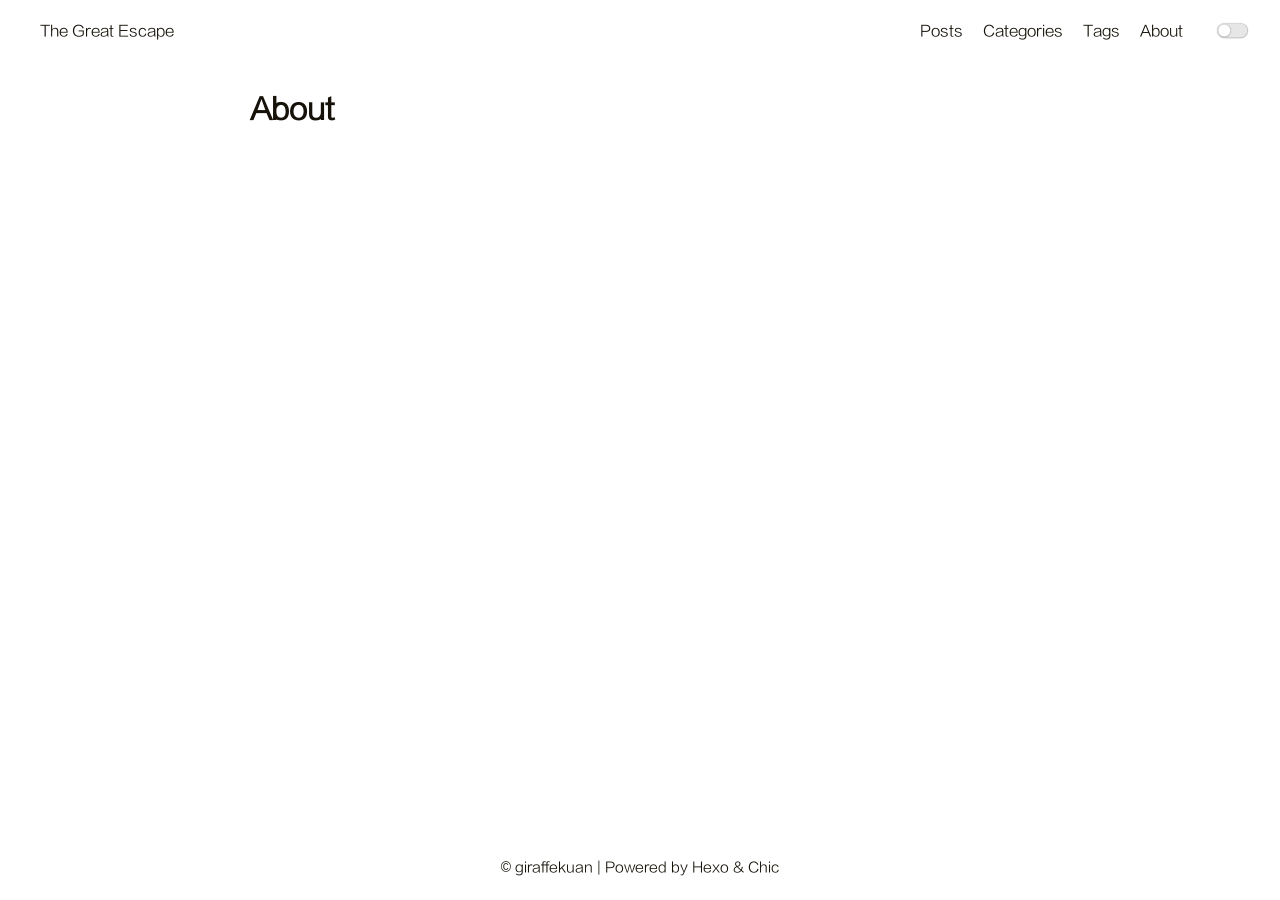
<file: about/index.html>
<!DOCTYPE html>
<html lang="en">
<head>
    <meta charset="UTF-8">
<meta name="viewport"
      content="width=device-width, initial-scale=1.0, maximum-scale=1.0, minimum-scale=1.0">
<meta http-equiv="X-UA-Compatible" content="ie=edge">

    <meta name="author" content="giraffekuan">





<title>About | The Great Escape</title>



    <link rel="icon" href="/favicon.ico">




    <!-- stylesheets list from _config.yml -->
    
    <link rel="stylesheet" href="/css/style.css">
    



    <!-- scripts list from _config.yml -->
    
    <script src="/js/script.js"></script>
    
    <script src="/js/tocbot.min.js"></script>
    



    
    
        
    


<meta name="generator" content="Hexo 4.2.0"></head>
<body>
    <div class="wrapper">
        <header>
    <nav class="navbar">
        <div class="container">
            <div class="navbar-header header-logo"><a href="/">The Great Escape</a></div>
            <div class="menu navbar-right">
                
                    <a class="menu-item" href="/archives">Posts</a>
                
                    <a class="menu-item" href="/category">Categories</a>
                
                    <a class="menu-item" href="/tag">Tags</a>
                
                    <a class="menu-item" href="/about">About</a>
                
                <input id="switch_default" type="checkbox" class="switch_default">
                <label for="switch_default" class="toggleBtn"></label>
            </div>

        </div>
    </nav>

    
    <nav class="navbar-mobile" id="nav-mobile">
        <div class="container">
            <div class="navbar-header">
                <div>
                    <a href="/">The Great Escape</a><a id="mobile-toggle-theme">·&nbsp;Light</a>
                </div>
                <div class="menu-toggle" onclick="mobileBtn()">&#9776; Menu</div>
            </div>
            <div class="menu" id="mobile-menu">
                
                    <a class="menu-item" href="/archives">Posts</a>
                
                    <a class="menu-item" href="/category">Categories</a>
                
                    <a class="menu-item" href="/tag">Tags</a>
                
                    <a class="menu-item" href="/about">About</a>
                
            </div>
        </div>
    </nav>

</header>
<script>
    var mobileBtn = function f() {
        var toggleMenu = document.getElementsByClassName("menu-toggle")[0];
        var mobileMenu = document.getElementById("mobile-menu");
        if(toggleMenu.classList.contains("active")){
           toggleMenu.classList.remove("active")
            mobileMenu.classList.remove("active")
        }else{
            toggleMenu.classList.add("active")
            mobileMenu.classList.add("active")
        }
    }
</script>
        <div class="main">
            <div class="container">
    <article class="post-wrap page">
        
        <h2 class="post-title">About</h2>
        
        <section class="post-content">
            
        </section>
    </article>
</div>

        </div>
        <footer id="footer" class="footer">
    <div class="copyright">
        <span>© giraffekuan | Powered by <a href="https://hexo.io" target="_blank">Hexo</a> & <a href="https://github.com/Siricee/hexo-theme-Chic" target="_blank">Chic</a></span>
    </div>
</footer>

    </div>
</body>
</html>
</file>
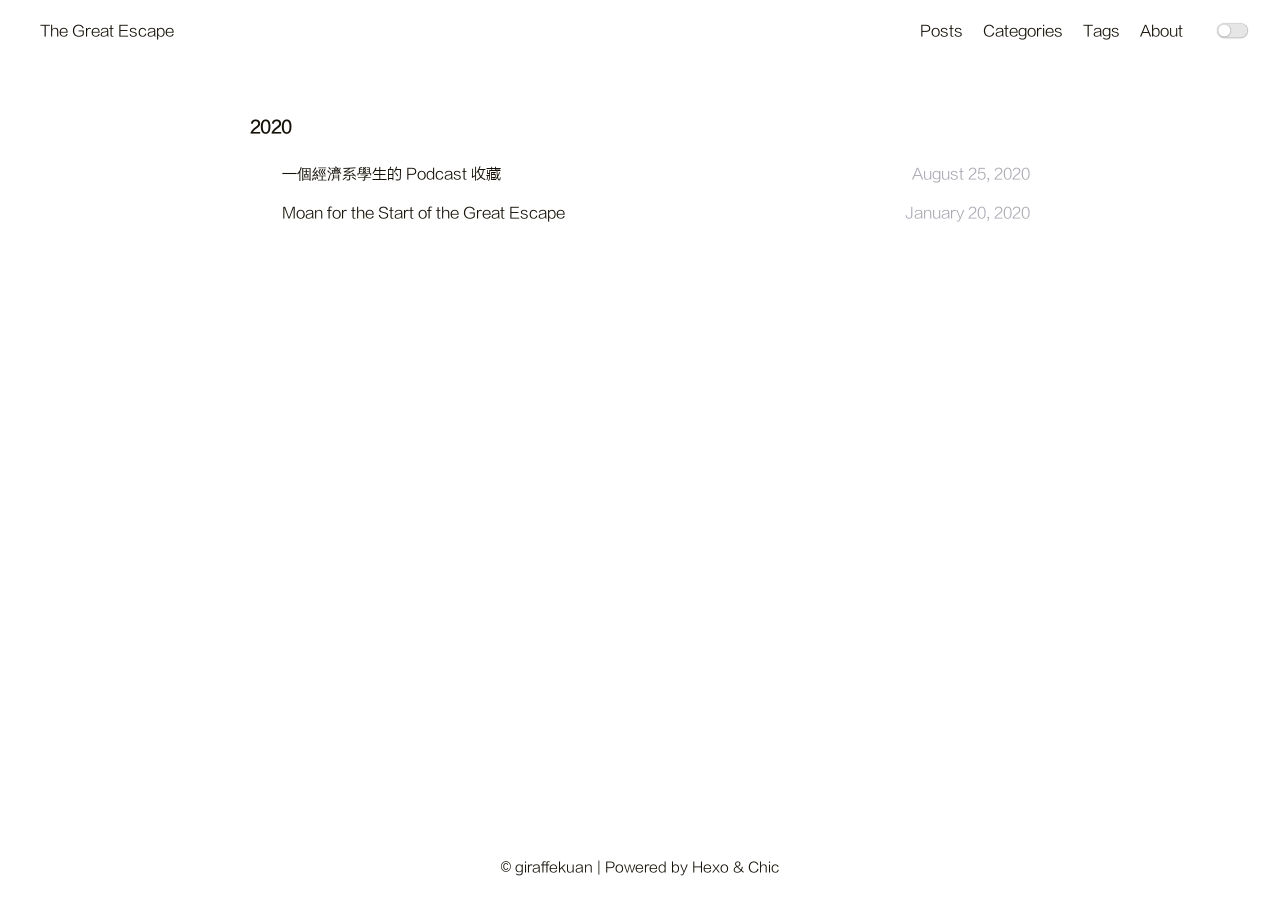
<file: archives/index.html>
<!DOCTYPE html>
<html lang="en">
<head>
    <meta charset="UTF-8">
<meta name="viewport"
      content="width=device-width, initial-scale=1.0, maximum-scale=1.0, minimum-scale=1.0">
<meta http-equiv="X-UA-Compatible" content="ie=edge">

    <meta name="author" content="giraffekuan">





<title>Archives | The Great Escape</title>



    <link rel="icon" href="/favicon.ico">




    <!-- stylesheets list from _config.yml -->
    
    <link rel="stylesheet" href="/css/style.css">
    



    <!-- scripts list from _config.yml -->
    
    <script src="/js/script.js"></script>
    
    <script src="/js/tocbot.min.js"></script>
    



    
    
        
    


<meta name="generator" content="Hexo 4.2.0"></head>
<body>
    <div class="wrapper">
        <header>
    <nav class="navbar">
        <div class="container">
            <div class="navbar-header header-logo"><a href="/">The Great Escape</a></div>
            <div class="menu navbar-right">
                
                    <a class="menu-item" href="/archives">Posts</a>
                
                    <a class="menu-item" href="/category">Categories</a>
                
                    <a class="menu-item" href="/tag">Tags</a>
                
                    <a class="menu-item" href="/about">About</a>
                
                <input id="switch_default" type="checkbox" class="switch_default">
                <label for="switch_default" class="toggleBtn"></label>
            </div>

        </div>
    </nav>

    
    <nav class="navbar-mobile" id="nav-mobile">
        <div class="container">
            <div class="navbar-header">
                <div>
                    <a href="/">The Great Escape</a><a id="mobile-toggle-theme">·&nbsp;Light</a>
                </div>
                <div class="menu-toggle" onclick="mobileBtn()">&#9776; Menu</div>
            </div>
            <div class="menu" id="mobile-menu">
                
                    <a class="menu-item" href="/archives">Posts</a>
                
                    <a class="menu-item" href="/category">Categories</a>
                
                    <a class="menu-item" href="/tag">Tags</a>
                
                    <a class="menu-item" href="/about">About</a>
                
            </div>
        </div>
    </nav>

</header>
<script>
    var mobileBtn = function f() {
        var toggleMenu = document.getElementsByClassName("menu-toggle")[0];
        var mobileMenu = document.getElementById("mobile-menu");
        if(toggleMenu.classList.contains("active")){
           toggleMenu.classList.remove("active")
            mobileMenu.classList.remove("active")
        }else{
            toggleMenu.classList.add("active")
            mobileMenu.classList.add("active")
        }
    }
</script>
        <div class="main">
            <div class="post-wrap archive">
    
    
        

        
            <h3>2020</h3>
        

        <article class="archive-item">
            <a class="archive-item-link" href="/2020/08/25/A-Podcast-Archive-of-an-Econ-Student/">一個經濟系學生的 Podcast 收藏</a>
            <span class="archive-item-date">August 25, 2020</span>
        </article>
    
        

        

        <article class="archive-item">
            <a class="archive-item-link" href="/2020/01/20/%E9%96%8B%E7%AB%99%E5%B0%8F%E8%A8%98/">Moan for the Start of the Great Escape</a>
            <span class="archive-item-date">January 20, 2020</span>
        </article>
    
    
</div>
        </div>
        <footer id="footer" class="footer">
    <div class="copyright">
        <span>© giraffekuan | Powered by <a href="https://hexo.io" target="_blank">Hexo</a> & <a href="https://github.com/Siricee/hexo-theme-Chic" target="_blank">Chic</a></span>
    </div>
</footer>

    </div>
</body>
</html>
</file>
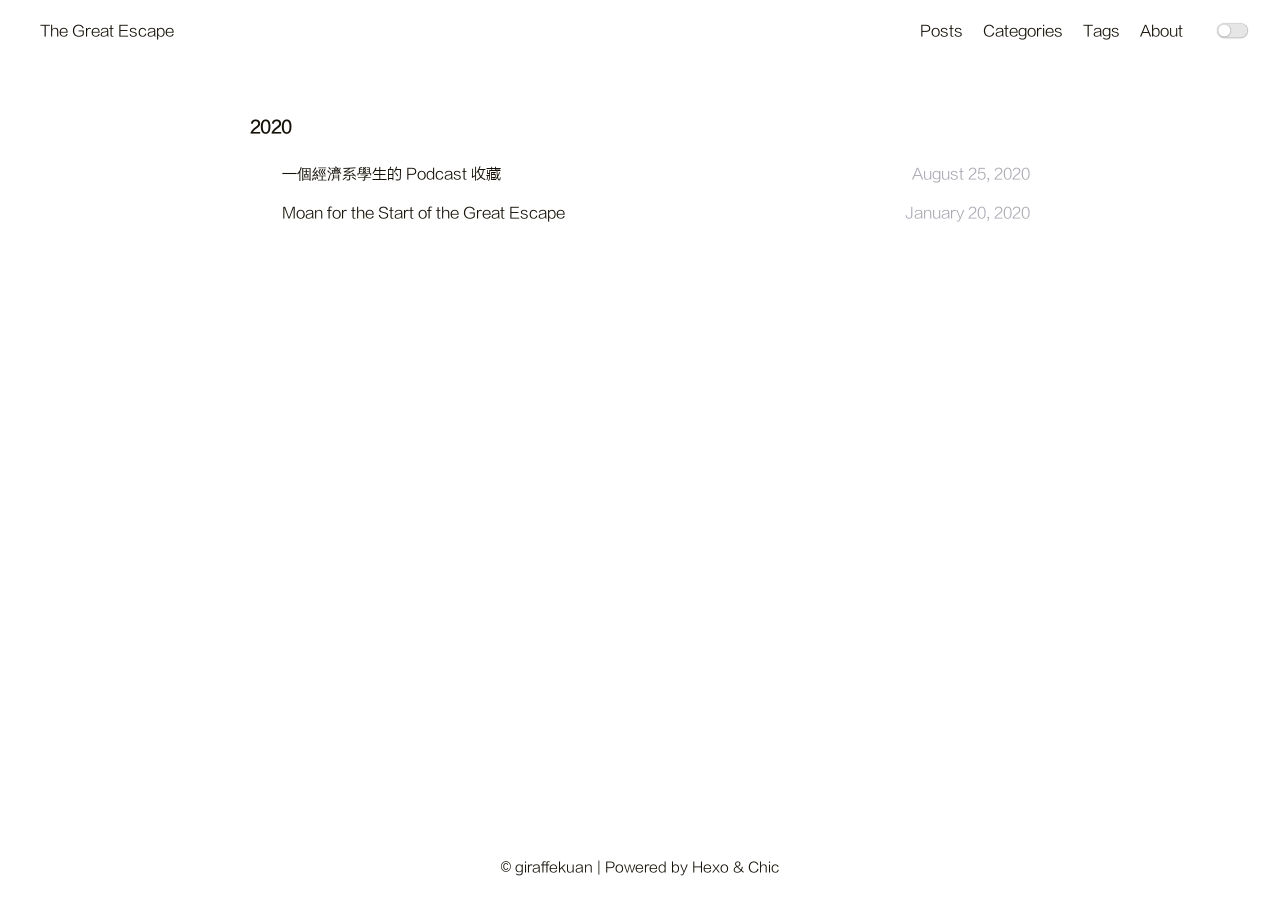
<file: archives/2020/index.html>
<!DOCTYPE html>
<html lang="en">
<head>
    <meta charset="UTF-8">
<meta name="viewport"
      content="width=device-width, initial-scale=1.0, maximum-scale=1.0, minimum-scale=1.0">
<meta http-equiv="X-UA-Compatible" content="ie=edge">

    <meta name="author" content="giraffekuan">





<title>Archives: 2020 | The Great Escape</title>



    <link rel="icon" href="/favicon.ico">




    <!-- stylesheets list from _config.yml -->
    
    <link rel="stylesheet" href="/css/style.css">
    



    <!-- scripts list from _config.yml -->
    
    <script src="/js/script.js"></script>
    
    <script src="/js/tocbot.min.js"></script>
    



    
    
        
    


<meta name="generator" content="Hexo 4.2.0"></head>
<body>
    <div class="wrapper">
        <header>
    <nav class="navbar">
        <div class="container">
            <div class="navbar-header header-logo"><a href="/">The Great Escape</a></div>
            <div class="menu navbar-right">
                
                    <a class="menu-item" href="/archives">Posts</a>
                
                    <a class="menu-item" href="/category">Categories</a>
                
                    <a class="menu-item" href="/tag">Tags</a>
                
                    <a class="menu-item" href="/about">About</a>
                
                <input id="switch_default" type="checkbox" class="switch_default">
                <label for="switch_default" class="toggleBtn"></label>
            </div>

        </div>
    </nav>

    
    <nav class="navbar-mobile" id="nav-mobile">
        <div class="container">
            <div class="navbar-header">
                <div>
                    <a href="/">The Great Escape</a><a id="mobile-toggle-theme">·&nbsp;Light</a>
                </div>
                <div class="menu-toggle" onclick="mobileBtn()">&#9776; Menu</div>
            </div>
            <div class="menu" id="mobile-menu">
                
                    <a class="menu-item" href="/archives">Posts</a>
                
                    <a class="menu-item" href="/category">Categories</a>
                
                    <a class="menu-item" href="/tag">Tags</a>
                
                    <a class="menu-item" href="/about">About</a>
                
            </div>
        </div>
    </nav>

</header>
<script>
    var mobileBtn = function f() {
        var toggleMenu = document.getElementsByClassName("menu-toggle")[0];
        var mobileMenu = document.getElementById("mobile-menu");
        if(toggleMenu.classList.contains("active")){
           toggleMenu.classList.remove("active")
            mobileMenu.classList.remove("active")
        }else{
            toggleMenu.classList.add("active")
            mobileMenu.classList.add("active")
        }
    }
</script>
        <div class="main">
            <div class="post-wrap archive">
    
    
        

        
            <h3>2020</h3>
        

        <article class="archive-item">
            <a class="archive-item-link" href="/2020/08/25/A-Podcast-Archive-of-an-Econ-Student/">一個經濟系學生的 Podcast 收藏</a>
            <span class="archive-item-date">August 25, 2020</span>
        </article>
    
        

        

        <article class="archive-item">
            <a class="archive-item-link" href="/2020/01/20/%E9%96%8B%E7%AB%99%E5%B0%8F%E8%A8%98/">Moan for the Start of the Great Escape</a>
            <span class="archive-item-date">January 20, 2020</span>
        </article>
    
    
</div>
        </div>
        <footer id="footer" class="footer">
    <div class="copyright">
        <span>© giraffekuan | Powered by <a href="https://hexo.io" target="_blank">Hexo</a> & <a href="https://github.com/Siricee/hexo-theme-Chic" target="_blank">Chic</a></span>
    </div>
</footer>

    </div>
</body>
</html>
</file>
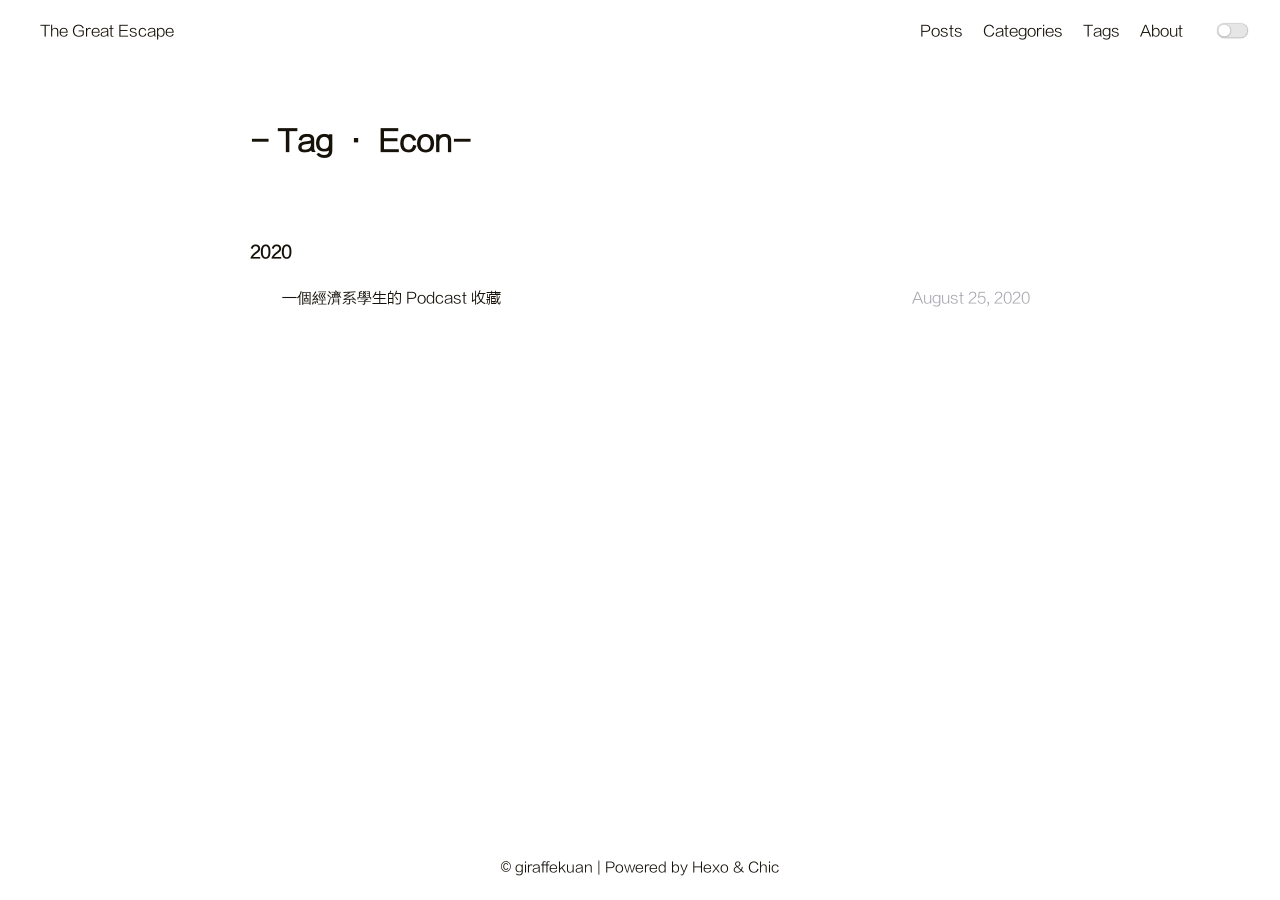
<file: tags/Econ/index.html>
<!DOCTYPE html>
<html lang="en">
<head>
    <meta charset="UTF-8">
<meta name="viewport"
      content="width=device-width, initial-scale=1.0, maximum-scale=1.0, minimum-scale=1.0">
<meta http-equiv="X-UA-Compatible" content="ie=edge">

    <meta name="author" content="giraffekuan">





<title>Tag: Econ | The Great Escape</title>



    <link rel="icon" href="/favicon.ico">




    <!-- stylesheets list from _config.yml -->
    
    <link rel="stylesheet" href="/css/style.css">
    



    <!-- scripts list from _config.yml -->
    
    <script src="/js/script.js"></script>
    
    <script src="/js/tocbot.min.js"></script>
    



    
    
        
    


<meta name="generator" content="Hexo 4.2.0"></head>
<body>
    <div class="wrapper">
        <header>
    <nav class="navbar">
        <div class="container">
            <div class="navbar-header header-logo"><a href="/">The Great Escape</a></div>
            <div class="menu navbar-right">
                
                    <a class="menu-item" href="/archives">Posts</a>
                
                    <a class="menu-item" href="/category">Categories</a>
                
                    <a class="menu-item" href="/tag">Tags</a>
                
                    <a class="menu-item" href="/about">About</a>
                
                <input id="switch_default" type="checkbox" class="switch_default">
                <label for="switch_default" class="toggleBtn"></label>
            </div>

        </div>
    </nav>

    
    <nav class="navbar-mobile" id="nav-mobile">
        <div class="container">
            <div class="navbar-header">
                <div>
                    <a href="/">The Great Escape</a><a id="mobile-toggle-theme">·&nbsp;Light</a>
                </div>
                <div class="menu-toggle" onclick="mobileBtn()">&#9776; Menu</div>
            </div>
            <div class="menu" id="mobile-menu">
                
                    <a class="menu-item" href="/archives">Posts</a>
                
                    <a class="menu-item" href="/category">Categories</a>
                
                    <a class="menu-item" href="/tag">Tags</a>
                
                    <a class="menu-item" href="/about">About</a>
                
            </div>
        </div>
    </nav>

</header>
<script>
    var mobileBtn = function f() {
        var toggleMenu = document.getElementsByClassName("menu-toggle")[0];
        var mobileMenu = document.getElementById("mobile-menu");
        if(toggleMenu.classList.contains("active")){
           toggleMenu.classList.remove("active")
            mobileMenu.classList.remove("active")
        }else{
            toggleMenu.classList.add("active")
            mobileMenu.classList.add("active")
        }
    }
</script>
        <div class="main">
            

    
<div class="container">
    <div class="post-wrap tags">
        <h2 class="post-title">-&nbsp;Tag&nbsp;·&nbsp;Econ-</h2>
    </div>
    <div class="post-wrap archive">
    
    
        

        
            <h3>2020</h3>
        

        <article class="archive-item">
            <a class="archive-item-link" href="/2020/08/25/A-Podcast-Archive-of-an-Econ-Student/">一個經濟系學生的 Podcast 收藏</a>
            <span class="archive-item-date">August 25, 2020</span>
        </article>
    
    
</div>
</div>

        </div>
        <footer id="footer" class="footer">
    <div class="copyright">
        <span>© giraffekuan | Powered by <a href="https://hexo.io" target="_blank">Hexo</a> & <a href="https://github.com/Siricee/hexo-theme-Chic" target="_blank">Chic</a></span>
    </div>
</footer>

    </div>
</body>
</html>
</file>
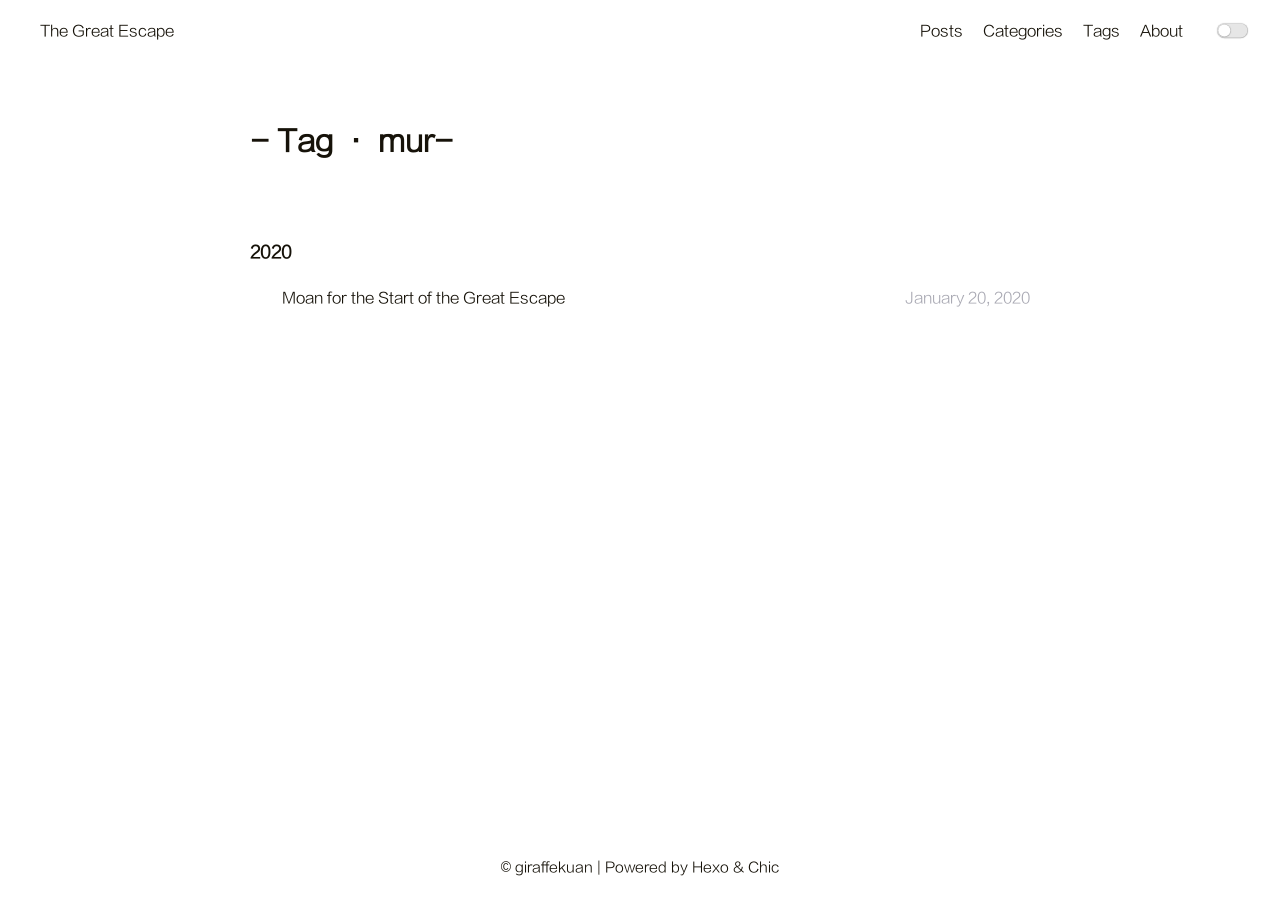
<file: tags/mur/index.html>
<!DOCTYPE html>
<html lang="en">
<head>
    <meta charset="UTF-8">
<meta name="viewport"
      content="width=device-width, initial-scale=1.0, maximum-scale=1.0, minimum-scale=1.0">
<meta http-equiv="X-UA-Compatible" content="ie=edge">

    <meta name="author" content="giraffekuan">





<title>Tag: mur | The Great Escape</title>



    <link rel="icon" href="/favicon.ico">




    <!-- stylesheets list from _config.yml -->
    
    <link rel="stylesheet" href="/css/style.css">
    



    <!-- scripts list from _config.yml -->
    
    <script src="/js/script.js"></script>
    
    <script src="/js/tocbot.min.js"></script>
    



    
    
        
    


<meta name="generator" content="Hexo 4.2.0"></head>
<body>
    <div class="wrapper">
        <header>
    <nav class="navbar">
        <div class="container">
            <div class="navbar-header header-logo"><a href="/">The Great Escape</a></div>
            <div class="menu navbar-right">
                
                    <a class="menu-item" href="/archives">Posts</a>
                
                    <a class="menu-item" href="/category">Categories</a>
                
                    <a class="menu-item" href="/tag">Tags</a>
                
                    <a class="menu-item" href="/about">About</a>
                
                <input id="switch_default" type="checkbox" class="switch_default">
                <label for="switch_default" class="toggleBtn"></label>
            </div>

        </div>
    </nav>

    
    <nav class="navbar-mobile" id="nav-mobile">
        <div class="container">
            <div class="navbar-header">
                <div>
                    <a href="/">The Great Escape</a><a id="mobile-toggle-theme">·&nbsp;Light</a>
                </div>
                <div class="menu-toggle" onclick="mobileBtn()">&#9776; Menu</div>
            </div>
            <div class="menu" id="mobile-menu">
                
                    <a class="menu-item" href="/archives">Posts</a>
                
                    <a class="menu-item" href="/category">Categories</a>
                
                    <a class="menu-item" href="/tag">Tags</a>
                
                    <a class="menu-item" href="/about">About</a>
                
            </div>
        </div>
    </nav>

</header>
<script>
    var mobileBtn = function f() {
        var toggleMenu = document.getElementsByClassName("menu-toggle")[0];
        var mobileMenu = document.getElementById("mobile-menu");
        if(toggleMenu.classList.contains("active")){
           toggleMenu.classList.remove("active")
            mobileMenu.classList.remove("active")
        }else{
            toggleMenu.classList.add("active")
            mobileMenu.classList.add("active")
        }
    }
</script>
        <div class="main">
            

    
<div class="container">
    <div class="post-wrap tags">
        <h2 class="post-title">-&nbsp;Tag&nbsp;·&nbsp;mur-</h2>
    </div>
    <div class="post-wrap archive">
    
    
        

        
            <h3>2020</h3>
        

        <article class="archive-item">
            <a class="archive-item-link" href="/2020/01/20/%E9%96%8B%E7%AB%99%E5%B0%8F%E8%A8%98/">Moan for the Start of the Great Escape</a>
            <span class="archive-item-date">January 20, 2020</span>
        </article>
    
    
</div>
</div>

        </div>
        <footer id="footer" class="footer">
    <div class="copyright">
        <span>© giraffekuan | Powered by <a href="https://hexo.io" target="_blank">Hexo</a> & <a href="https://github.com/Siricee/hexo-theme-Chic" target="_blank">Chic</a></span>
    </div>
</footer>

    </div>
</body>
</html>
</file>
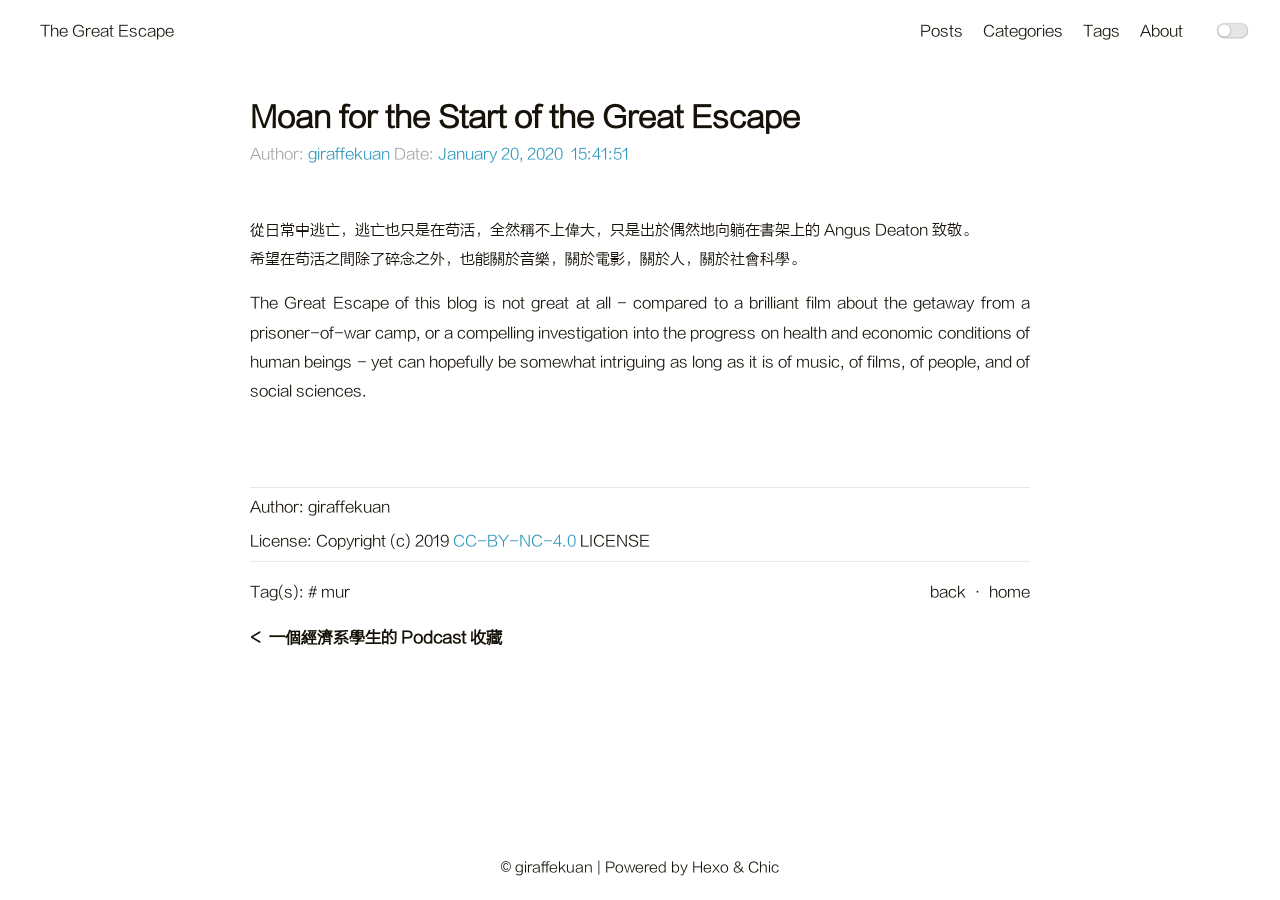
<file: 2020/01/20/開站小記/index.html>
<!DOCTYPE html>
<html lang="en">
<head>
    <meta charset="UTF-8">
<meta name="viewport"
      content="width=device-width, initial-scale=1.0, maximum-scale=1.0, minimum-scale=1.0">
<meta http-equiv="X-UA-Compatible" content="ie=edge">

    <meta name="author" content="giraffekuan">





<title>Moan for the Start of the Great Escape | The Great Escape</title>



    <link rel="icon" href="/favicon.ico">




    <!-- stylesheets list from _config.yml -->
    
    <link rel="stylesheet" href="/css/style.css">
    



    <!-- scripts list from _config.yml -->
    
    <script src="/js/script.js"></script>
    
    <script src="/js/tocbot.min.js"></script>
    



    
    
        
    


<meta name="generator" content="Hexo 4.2.0"></head>
<body>
    <div class="wrapper">
        <header>
    <nav class="navbar">
        <div class="container">
            <div class="navbar-header header-logo"><a href="/">The Great Escape</a></div>
            <div class="menu navbar-right">
                
                    <a class="menu-item" href="/archives">Posts</a>
                
                    <a class="menu-item" href="/category">Categories</a>
                
                    <a class="menu-item" href="/tag">Tags</a>
                
                    <a class="menu-item" href="/about">About</a>
                
                <input id="switch_default" type="checkbox" class="switch_default">
                <label for="switch_default" class="toggleBtn"></label>
            </div>

        </div>
    </nav>

    
    <nav class="navbar-mobile" id="nav-mobile">
        <div class="container">
            <div class="navbar-header">
                <div>
                    <a href="/">The Great Escape</a><a id="mobile-toggle-theme">·&nbsp;Light</a>
                </div>
                <div class="menu-toggle" onclick="mobileBtn()">&#9776; Menu</div>
            </div>
            <div class="menu" id="mobile-menu">
                
                    <a class="menu-item" href="/archives">Posts</a>
                
                    <a class="menu-item" href="/category">Categories</a>
                
                    <a class="menu-item" href="/tag">Tags</a>
                
                    <a class="menu-item" href="/about">About</a>
                
            </div>
        </div>
    </nav>

</header>
<script>
    var mobileBtn = function f() {
        var toggleMenu = document.getElementsByClassName("menu-toggle")[0];
        var mobileMenu = document.getElementById("mobile-menu");
        if(toggleMenu.classList.contains("active")){
           toggleMenu.classList.remove("active")
            mobileMenu.classList.remove("active")
        }else{
            toggleMenu.classList.add("active")
            mobileMenu.classList.add("active")
        }
    }
</script>
        <div class="main">
            <div class="container">
    
    

    
    <article class="post-wrap">
        <header class="post-header">
            <h1 class="post-title">Moan for the Start of the Great Escape</h1>
            
                <div class="post-meta">
                    
                        Author: <a itemprop="author" rel="author" href="/">giraffekuan</a>
                    

                    
                        <span class="post-time">
                        Date: <a href="#">January 20, 2020&nbsp;&nbsp;15:41:51</a>
                        </span>
                    
                    
                </div>
            
        </header>

        <div class="post-content">
            <p>從日常中逃亡，逃亡也只是在苟活，全然稱不上偉大，只是出於偶然地向躺在書架上的 Angus Deaton 致敬。<br>希望在苟活之間除了碎念之外，也能關於音樂，關於電影，關於人，關於社會科學。</p>
<p>The Great Escape of this blog is not great at all - compared to a brilliant film about the getaway from a prisoner-of-war camp, or a compelling investigation into the progress on health and economic conditions of human beings - yet can hopefully be somewhat intriguing as long as it is of music, of films, of people, and of social sciences. </p>

        </div>

        
            <section class="post-copyright">
                
                    <p class="copyright-item">
                        <span>Author:</span>
                        <span>giraffekuan</span>
                    </p>
                
                
                
                    <p class="copyright-item">
                        <span>License:</span>
                        <span>Copyright (c) 2019 <a href="http://creativecommons.org/licenses/by-nc/4.0/" target="_blank" rel="noopener">CC-BY-NC-4.0</a> LICENSE</span>
                    </p>
                
                

            </section>
        
        <section class="post-tags">
            <div>
                <span>Tag(s):</span>
                <span class="tag">
                    
                    
                        <a href="/tags/mur/"># mur</a>
                    
                        
                </span>
            </div>
            <div>
                <a href="javascript:window.history.back();">back</a>
                <span>· </span>
                <a href="/">home</a>
            </div>
        </section>
        <section class="post-nav">
            
                <a class="prev" rel="prev" href="/2020/08/25/A-Podcast-Archive-of-an-Econ-Student/">一個經濟系學生的 Podcast 收藏</a>
            
            
        </section>


    </article>
</div>

        </div>
        <footer id="footer" class="footer">
    <div class="copyright">
        <span>© giraffekuan | Powered by <a href="https://hexo.io" target="_blank">Hexo</a> & <a href="https://github.com/Siricee/hexo-theme-Chic" target="_blank">Chic</a></span>
    </div>
</footer>

    </div>
</body>
</html>
</file>
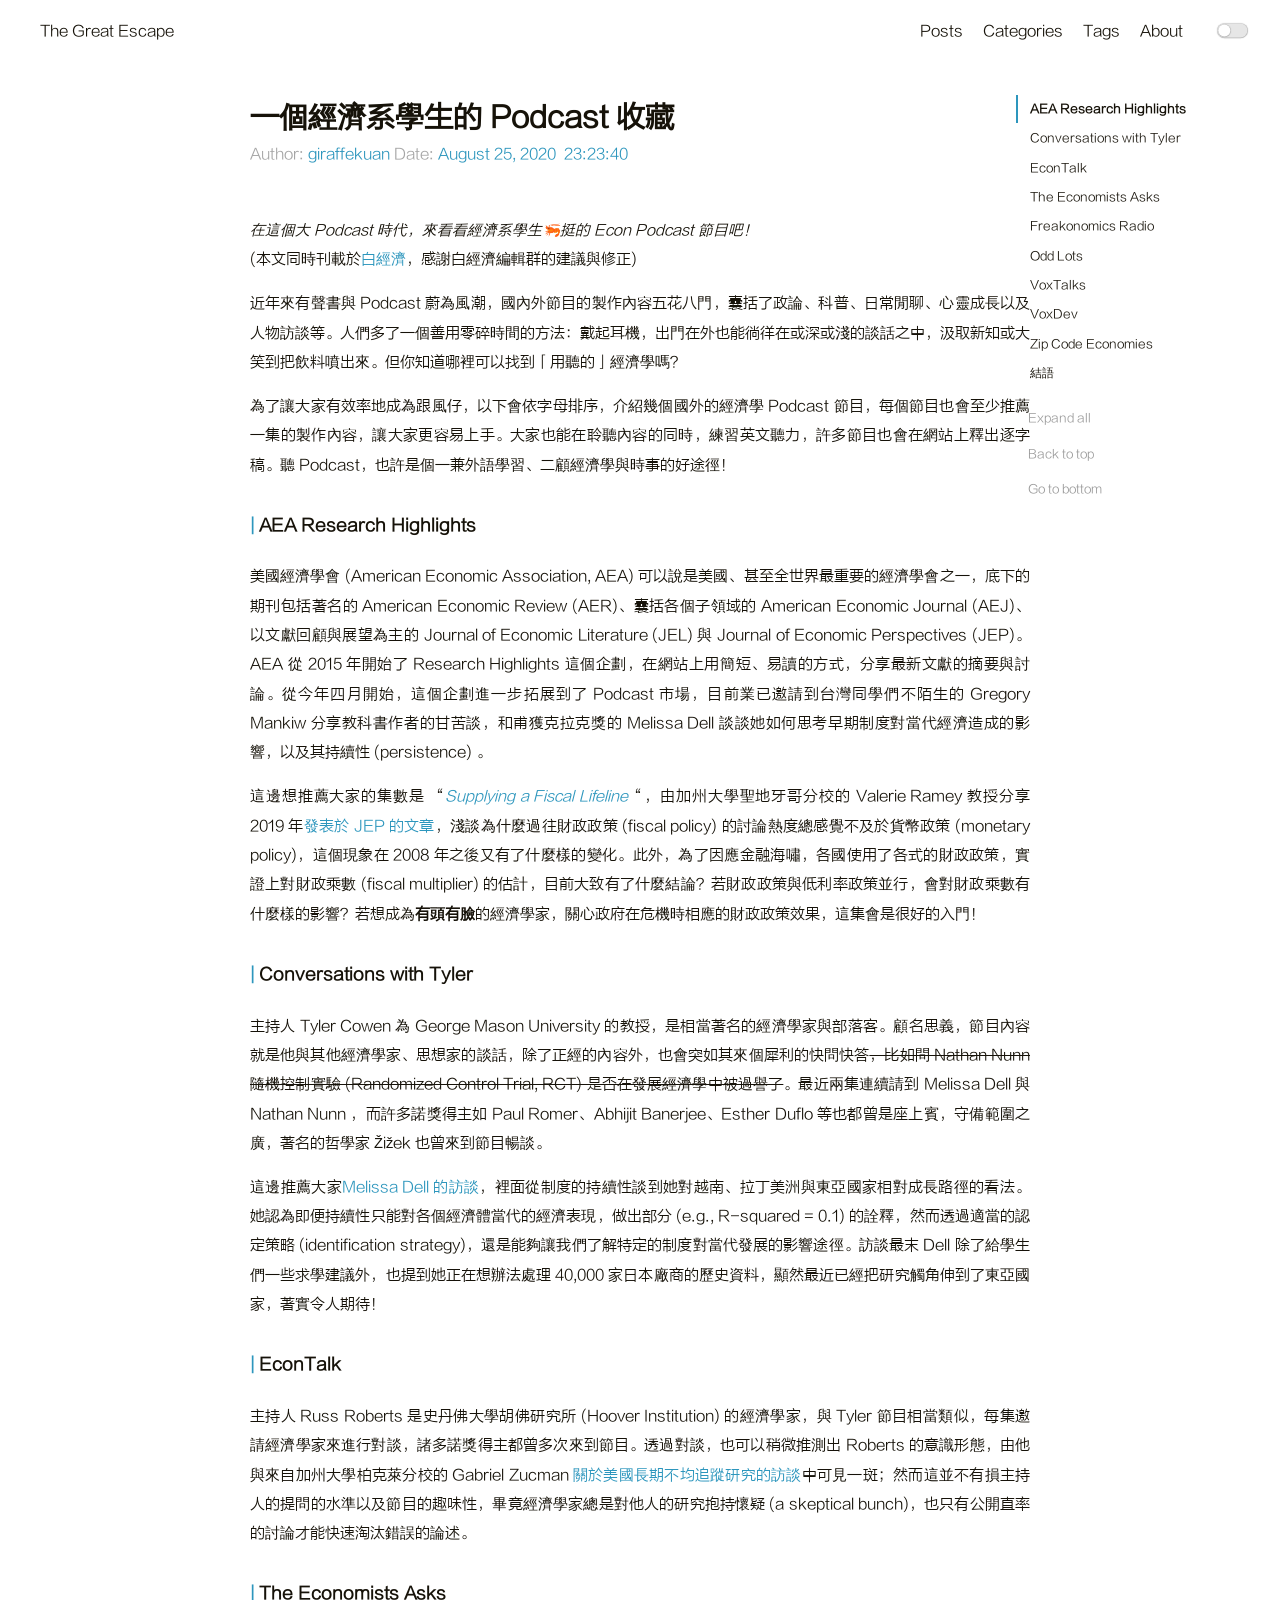
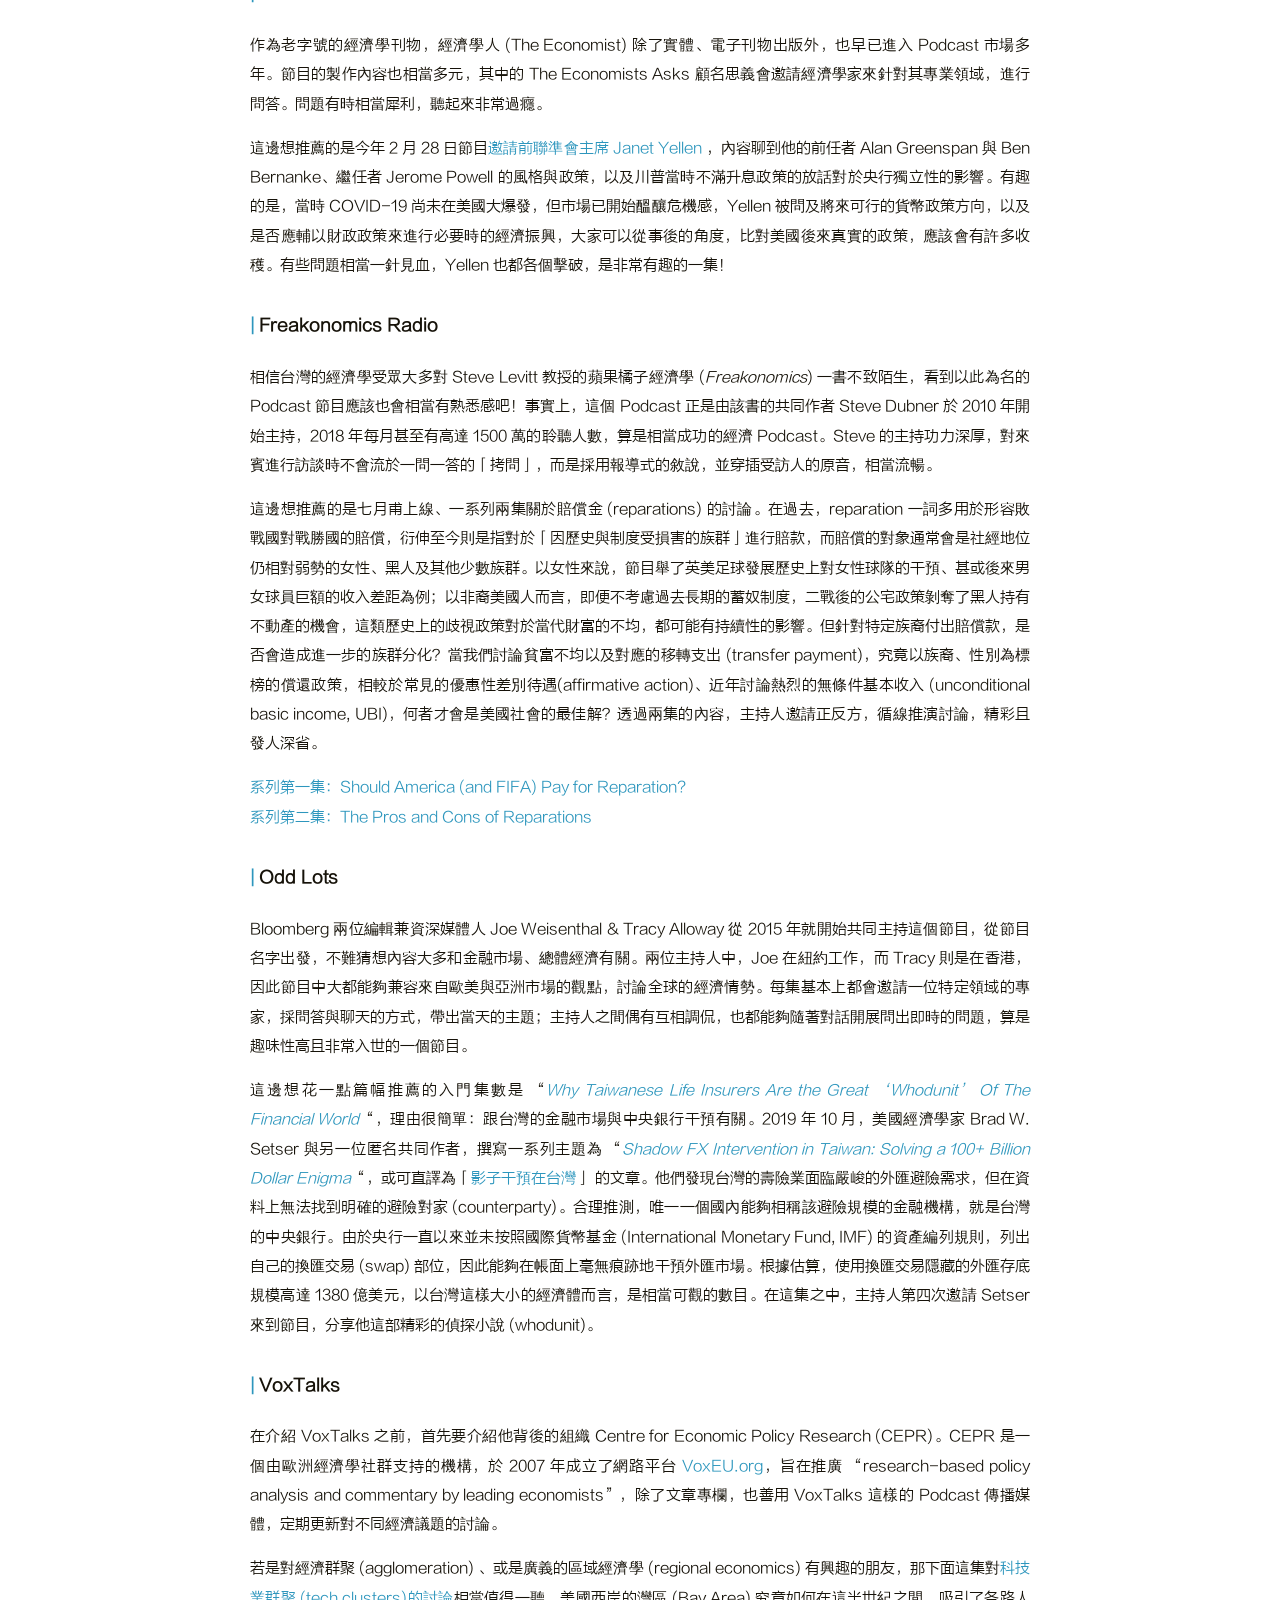
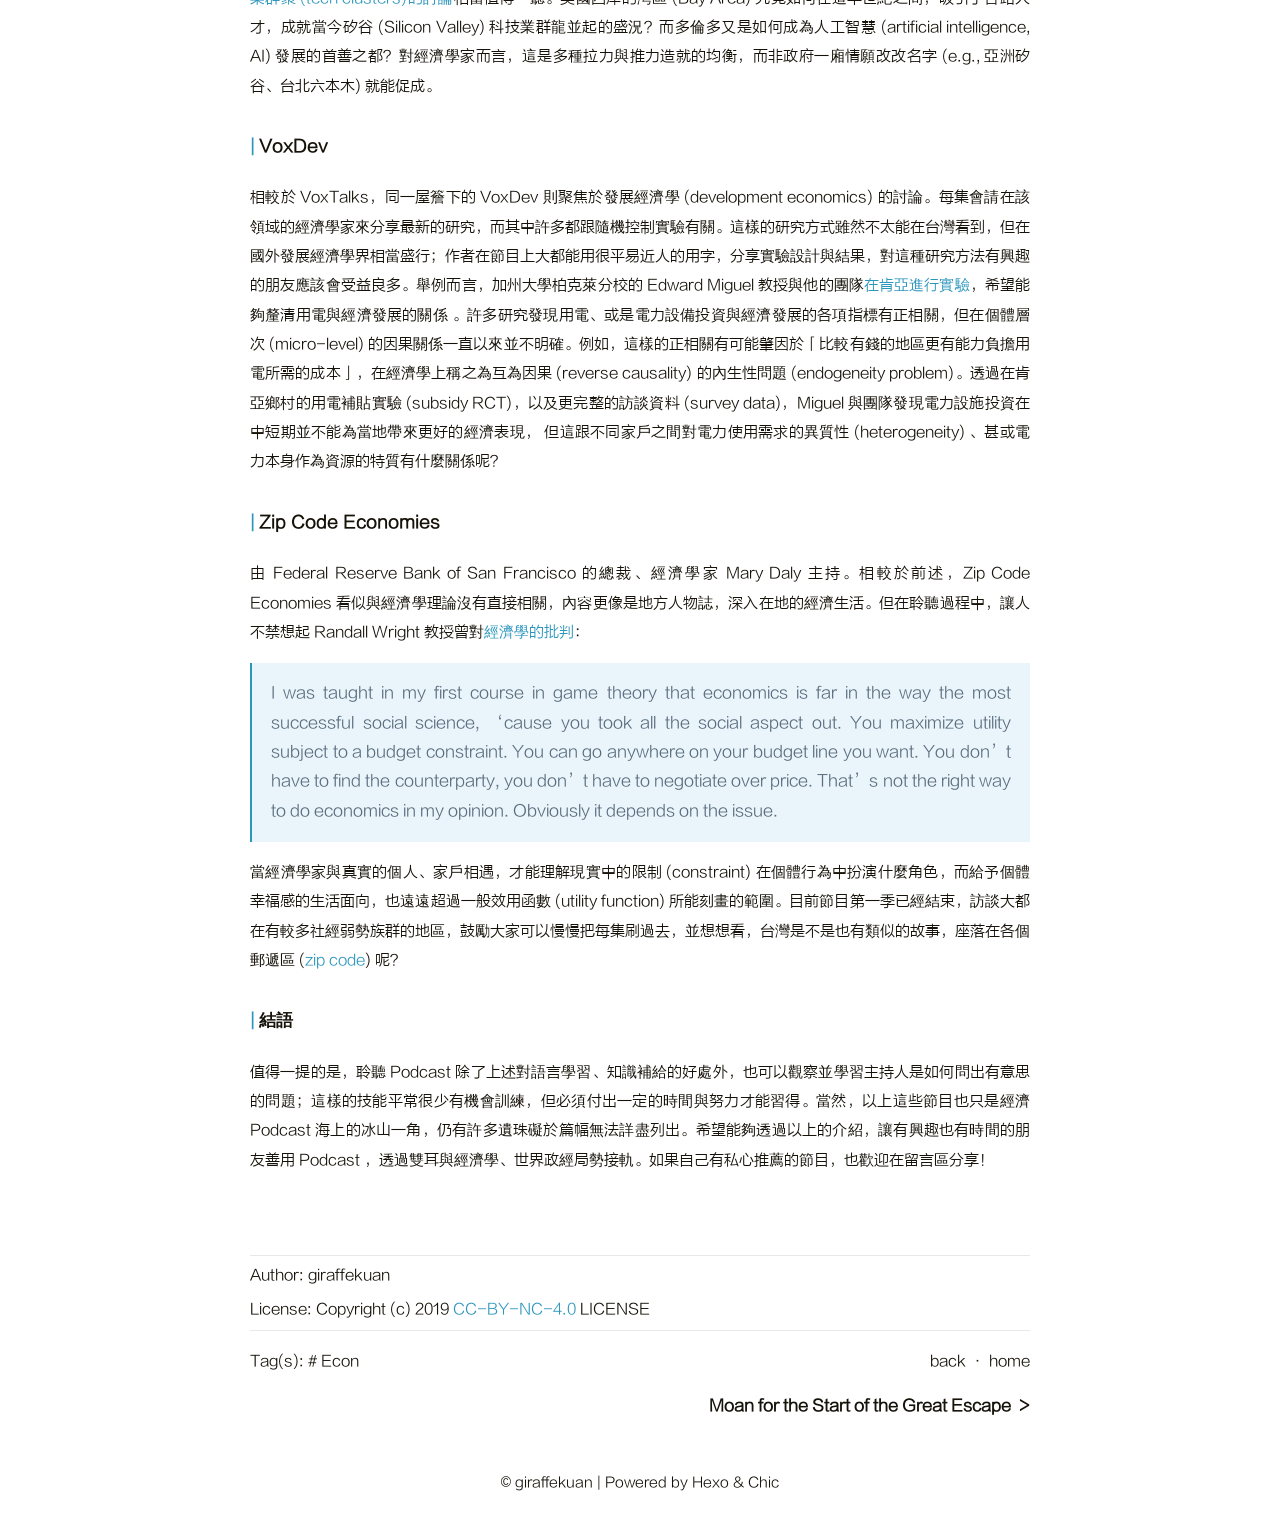
<file: 2020/08/25/A-Podcast-Archive-of-an-Econ-Student/index.html>
<!DOCTYPE html>
<html lang="en">
<head>
    <meta charset="UTF-8">
<meta name="viewport"
      content="width=device-width, initial-scale=1.0, maximum-scale=1.0, minimum-scale=1.0">
<meta http-equiv="X-UA-Compatible" content="ie=edge">

    <meta name="author" content="giraffekuan">





<title>一個經濟系學生的 Podcast 收藏 | The Great Escape</title>



    <link rel="icon" href="/favicon.ico">




    <!-- stylesheets list from _config.yml -->
    
    <link rel="stylesheet" href="/css/style.css">
    



    <!-- scripts list from _config.yml -->
    
    <script src="/js/script.js"></script>
    
    <script src="/js/tocbot.min.js"></script>
    



    
    
        
    


<meta name="generator" content="Hexo 4.2.0"></head>
<body>
    <div class="wrapper">
        <header>
    <nav class="navbar">
        <div class="container">
            <div class="navbar-header header-logo"><a href="/">The Great Escape</a></div>
            <div class="menu navbar-right">
                
                    <a class="menu-item" href="/archives">Posts</a>
                
                    <a class="menu-item" href="/category">Categories</a>
                
                    <a class="menu-item" href="/tag">Tags</a>
                
                    <a class="menu-item" href="/about">About</a>
                
                <input id="switch_default" type="checkbox" class="switch_default">
                <label for="switch_default" class="toggleBtn"></label>
            </div>

        </div>
    </nav>

    
    <nav class="navbar-mobile" id="nav-mobile">
        <div class="container">
            <div class="navbar-header">
                <div>
                    <a href="/">The Great Escape</a><a id="mobile-toggle-theme">·&nbsp;Light</a>
                </div>
                <div class="menu-toggle" onclick="mobileBtn()">&#9776; Menu</div>
            </div>
            <div class="menu" id="mobile-menu">
                
                    <a class="menu-item" href="/archives">Posts</a>
                
                    <a class="menu-item" href="/category">Categories</a>
                
                    <a class="menu-item" href="/tag">Tags</a>
                
                    <a class="menu-item" href="/about">About</a>
                
            </div>
        </div>
    </nav>

</header>
<script>
    var mobileBtn = function f() {
        var toggleMenu = document.getElementsByClassName("menu-toggle")[0];
        var mobileMenu = document.getElementById("mobile-menu");
        if(toggleMenu.classList.contains("active")){
           toggleMenu.classList.remove("active")
            mobileMenu.classList.remove("active")
        }else{
            toggleMenu.classList.add("active")
            mobileMenu.classList.add("active")
        }
    }
</script>
        <div class="main">
            <div class="container">
    
    
        <div class="post-toc">
    <div class="tocbot-list">
    </div>
    <div class="tocbot-list-menu">
        <a class="tocbot-toc-expand" onclick="expand_toc()">Expand all</a>
        <a onclick="go_top()">Back to top</a>
        <a onclick="go_bottom()">Go to bottom</a>
    </div>
</div>

<script>
    document.ready(
        function () {
            tocbot.init({
                tocSelector: '.tocbot-list',
                contentSelector: '.post-content',
                headingSelector: 'h1, h2, h3, h4, h5',
                collapseDepth: 1,
                orderedList: false,
                scrollSmooth: true,
            })
        }
    )

    function expand_toc() {
        var b = document.querySelector(".tocbot-toc-expand");
        tocbot.init({
            tocSelector: '.tocbot-list',
            contentSelector: '.post-content',
            headingSelector: 'h1, h2, h3, h4, h5',
            collapseDepth: 6,
            orderedList: false,
            scrollSmooth: true,
        });
        b.setAttribute("onclick", "collapse_toc()");
        b.innerHTML = "Collapse all"
    }

    function collapse_toc() {
        var b = document.querySelector(".tocbot-toc-expand");
        tocbot.init({
            tocSelector: '.tocbot-list',
            contentSelector: '.post-content',
            headingSelector: 'h1, h2, h3, h4, h5',
            collapseDepth: 1,
            orderedList: false,
            scrollSmooth: true,
        });
        b.setAttribute("onclick", "expand_toc()");
        b.innerHTML = "Expand all"
    }

    function go_top() {
        window.scrollTo(0, 0);
    }

    function go_bottom() {
        window.scrollTo(0, document.body.scrollHeight);
    }

</script>
    

    
    <article class="post-wrap">
        <header class="post-header">
            <h1 class="post-title">一個經濟系學生的 Podcast 收藏</h1>
            
                <div class="post-meta">
                    
                        Author: <a itemprop="author" rel="author" href="/">giraffekuan</a>
                    

                    
                        <span class="post-time">
                        Date: <a href="#">August 25, 2020&nbsp;&nbsp;23:23:40</a>
                        </span>
                    
                    
                </div>
            
        </header>

        <div class="post-content">
            <p><em>在這個大 Podcast 時代，來看看經濟系學生🦐挺的 Econ Podcast 節目吧！</em><br>(本文同時刊載於<a href="https://talkecon.com/econ_podcasts/" target="_blank" rel="noopener">白經濟</a>，感謝白經濟編輯群的建議與修正)</p>
<p>近年來有聲書與 Podcast 蔚為風潮，國內外節目的製作內容五花八門，囊括了政論、科普、日常閒聊、心靈成長以及人物訪談等。人們多了一個善用零碎時間的方法：戴起耳機，出門在外也能徜徉在或深或淺的談話之中，汲取新知或大笑到把飲料噴出來。但你知道哪裡可以找到「用聽的」經濟學嗎？</p>
<p>為了讓大家有效率地成為跟風仔，以下會依字母排序，介紹幾個國外的經濟學 Podcast 節目，每個節目也會至少推薦一集的製作內容，讓大家更容易上手。大家也能在聆聽內容的同時，練習英文聽力，許多節目也會在網站上釋出逐字稿。聽 Podcast，也許是個一兼外語學習、二顧經濟學與時事的好途徑！</p>
<h3 id="AEA-Research-Highlights"><a href="#AEA-Research-Highlights" class="headerlink" title="AEA Research Highlights"></a>AEA Research Highlights</h3><p>美國經濟學會 (American Economic Association, AEA) 可以說是美國、甚至全世界最重要的經濟學會之一，底下的期刊包括著名的 American Economic Review (AER)、囊括各個子領域的 American Economic Journal (AEJ)、以文獻回顧與展望為主的 Journal of Economic Literature (JEL) 與 Journal of Economic Perspectives (JEP)。AEA 從 2015 年開始了 Research Highlights 這個企劃，在網站上用簡短、易讀的方式，分享最新文獻的摘要與討論。從今年四月開始，這個企劃進一步拓展到了 Podcast 市場，目前業已邀請到台灣同學們不陌生的 Gregory Mankiw 分享教科書作者的甘苦談，和甫獲克拉克獎的 Melissa Dell 談談她如何思考早期制度對當代經濟造成的影響，以及其持續性 (persistence) 。</p>
<p>這邊想推薦大家的集數是 “<a href="https://open.spotify.com/episode/7u2X5wN277WY64xOG8wbyB?si=N9Yzvo_dQ2uJSNg5y09qIA" target="_blank" rel="noopener"><em>Supplying a Fiscal Lifeline</em></a>“，由加州大學聖地牙哥分校的 Valerie Ramey 教授分享 2019 年<a href="https://www.aeaweb.org/articles?id=10.1257/jep.33.2.89" target="_blank" rel="noopener">發表於 JEP 的文章</a>，淺談為什麼過往財政政策 (fiscal policy) 的討論熱度總感覺不及於貨幣政策 (monetary policy)，這個現象在 2008 年之後又有了什麼樣的變化。此外，為了因應金融海嘯，各國使用了各式的財政政策，實證上對財政乘數 (fiscal multiplier) 的估計，目前大致有了什麼結論？若財政政策與低利率政策並行，會對財政乘數有什麼樣的影響？若想成為<strong>有頭有臉</strong>的經濟學家，關心政府在危機時相應的財政政策效果，這集會是很好的入門！</p>
<h3 id="Conversations-with-Tyler"><a href="#Conversations-with-Tyler" class="headerlink" title="Conversations with Tyler"></a>Conversations with Tyler</h3><p>主持人 Tyler Cowen 為 George Mason University 的教授，是相當著名的經濟學家與部落客。顧名思義，節目內容就是他與其他經濟學家、思想家的談話，除了正經的內容外，也會突如其來個犀利的快問快答<del>，比如問 Nathan Nunn 隨機控制實驗 (Randomized Control Trial, RCT) 是否在發展經濟學中被過譽了</del>。最近兩集連續請到 Melissa Dell 與 Nathan Nunn ，而許多諾獎得主如 Paul Romer、Abhijit Banerjee、Esther Duflo 等也都曾是座上賓，守備範圍之廣，著名的哲學家 Žižek 也曾來到節目暢談。</p>
<p>這邊推薦大家<a href="https://open.spotify.com/episode/5cqCMcuTPik73xOnVwaAZ9?si=V8Kg9-VqS0O6Gnxoao55LQ" target="_blank" rel="noopener">Melissa Dell 的訪談</a>，裡面從制度的持續性談到她對越南、拉丁美洲與東亞國家相對成長路徑的看法。她認為即便持續性只能對各個經濟體當代的經濟表現，做出部分 (e.g., R-squared = 0.1) 的詮釋，然而透過適當的認定策略 (identification strategy)，還是能夠讓我們了解特定的制度對當代發展的影響途徑。訪談最末 Dell 除了給學生們一些求學建議外，也提到她正在想辦法處理 40,000 家日本廠商的歷史資料，顯然最近已經把研究觸角伸到了東亞國家，著實令人期待！</p>
<h3 id="EconTalk"><a href="#EconTalk" class="headerlink" title="EconTalk"></a>EconTalk</h3><p>主持人 Russ Roberts 是史丹佛大學胡佛研究所 (Hoover Institution) 的經濟學家，與 Tyler 節目相當類似，每集邀請經濟學家來進行對談，諸多諾獎得主都曾多次來到節目。透過對談，也可以稍微推測出 Roberts 的意識形態，由他與來自加州大學柏克萊分校的 Gabriel Zucman <a href="https://open.spotify.com/episode/1iMFs381aFL2JjywO8GAYJ?si=tX65CAxtRb6WAWcjF7dZAg" target="_blank" rel="noopener">關於美國長期不均追蹤研究的訪談</a>中可見一斑；然而這並不有損主持人的提問的水準以及節目的趣味性，畢竟經濟學家總是對他人的研究抱持懷疑 (a skeptical bunch)，也只有公開直率的討論才能快速淘汰錯誤的論述。</p>
<h3 id="The-Economists-Asks"><a href="#The-Economists-Asks" class="headerlink" title="The Economists Asks"></a>The Economists Asks</h3><p>作為老字號的經濟學刊物，經濟學人 (The Economist) 除了實體、電子刊物出版外，也早已進入 Podcast 市場多年。節目的製作內容也相當多元，其中的 The Economists Asks 顧名思義會邀請經濟學家來針對其專業領域，進行問答。問題有時相當犀利，聽起來非常過癮。</p>
<p>這邊想推薦的是今年 2 月 28 日節目<a href="https://open.spotify.com/episode/5zDiTzLiqunsTWtI6k8eP6?si=1owucRzaSdOoFDeveGABKw" target="_blank" rel="noopener">邀請前聯準會主席 Janet Yellen</a> ，內容聊到他的前任者 Alan Greenspan 與 Ben Bernanke、繼任者 Jerome Powell 的風格與政策，以及川普當時不滿升息政策的放話對於央行獨立性的影響。有趣的是，當時 COVID-19 尚未在美國大爆發，但市場已開始醞釀危機感，Yellen 被問及將來可行的貨幣政策方向，以及是否應輔以財政政策來進行必要時的經濟振興，大家可以從事後的角度，比對美國後來真實的政策，應該會有許多收穫。有些問題相當一針見血，Yellen 也都各個擊破，是非常有趣的一集！</p>
<h3 id="Freakonomics-Radio"><a href="#Freakonomics-Radio" class="headerlink" title="Freakonomics Radio"></a>Freakonomics Radio</h3><p>相信台灣的經濟學受眾大多對 Steve Levitt 教授的蘋果橘子經濟學 (<em>Freakonomics</em>) 一書不致陌生，看到以此為名的 Podcast 節目應該也會相當有熟悉感吧！事實上，這個 Podcast 正是由該書的共同作者 Steve Dubner 於 2010 年開始主持，2018 年每月甚至有高達 1500 萬的聆聽人數，算是相當成功的經濟 Podcast。Steve 的主持功力深厚，對來賓進行訪談時不會流於一問一答的「拷問」，而是採用報導式的敘說，並穿插受訪人的原音，相當流暢。</p>
<p>這邊想推薦的是七月甫上線、一系列兩集關於賠償金 (reparations) 的討論。在過去，reparation 一詞多用於形容敗戰國對戰勝國的賠償，衍伸至今則是指對於「因歷史與制度受損害的族群」進行賠款，而賠償的對象通常會是社經地位仍相對弱勢的女性、黑人及其他少數族群。以女性來說，節目舉了英美足球發展歷史上對女性球隊的干預、甚或後來男女球員巨額的收入差距為例；以非裔美國人而言，即便不考慮過去長期的蓄奴制度，二戰後的公宅政策剝奪了黑人持有不動產的機會，這類歷史上的歧視政策對於當代財富的不均，都可能有持續性的影響。但針對特定族裔付出賠償款，是否會造成進一步的族群分化？當我們討論貧富不均以及對應的移轉支出 (transfer payment)，究竟以族裔、性別為標榜的償還政策，相較於常見的優惠性差別待遇(affirmative action)、近年討論熱烈的無條件基本收入 (unconditional basic income, UBI)，何者才會是美國社會的最佳解？透過兩集的內容，主持人邀請正反方，循線推演討論，精彩且發人深省。</p>
<p><a href="https://open.spotify.com/embed-podcast/episode/3EID7mnWcSlRb6ahF9XVU0" target="_blank" rel="noopener">系列第一集：Should America (and FIFA) Pay for Reparation?</a><br><a href="https://open.spotify.com/episode/4gAmBTYEgn7ug0msLHbbU1?si=fp951wN1RhCpcevmSAV4ew" target="_blank" rel="noopener">系列第二集：The Pros and Cons of Reparations</a></p>
<h3 id="Odd-Lots"><a href="#Odd-Lots" class="headerlink" title="Odd Lots"></a>Odd Lots</h3><p>Bloomberg 兩位編輯兼資深媒體人 Joe Weisenthal &amp; Tracy Alloway 從 2015 年就開始共同主持這個節目，從節目名字出發，不難猜想內容大多和金融市場、總體經濟有關。兩位主持人中，Joe 在紐約工作，而 Tracy 則是在香港，因此節目中大都能夠兼容來自歐美與亞洲市場的觀點，討論全球的經濟情勢。每集基本上都會邀請一位特定領域的專家，採問答與聊天的方式，帶出當天的主題；主持人之間偶有互相調侃，也都能夠隨著對話開展問出即時的問題，算是趣味性高且非常入世的一個節目。</p>
<p>這邊想花一點篇幅推薦的入門集數是 “<a href="https://open.spotify.com/episode/5FLqKo533lCGpB4lshmneI?si=JK8-l5mARrO0TEwkQA0GTw" target="_blank" rel="noopener"><em>Why Taiwanese Life Insurers Are the Great ‘Whodunit’ Of The Financial World</em></a>“，理由很簡單：跟台灣的金融市場與中央銀行干預有關。2019 年 10 月，美國經濟學家 Brad W. Setser 與另一位匿名共同作者，撰寫一系列主題為 “<a href="https://www.cfr.org/blog/shadow-fx-intervention-taiwan-solving-100-billion-dollar-enigma-part-1" target="_blank" rel="noopener"><em>Shadow FX Intervention in Taiwan: Solving a 100+ Billion Dollar Enigma</em></a>“，或可直譯為「<a href="https://www.facebook.com/TalkEcon/posts/3044514915774244/" target="_blank" rel="noopener">影子干預在台灣</a>」 的文章。他們發現台灣的壽險業面臨嚴峻的外匯避險需求，但在資料上無法找到明確的避險對家 (counterparty)。合理推測，唯一一個國內能夠相稱該避險規模的金融機構，就是台灣的中央銀行。由於央行一直以來並未按照國際貨幣基金 (International Monetary Fund, IMF) 的資產編列規則，列出自己的換匯交易 (swap) 部位，因此能夠在帳面上毫無痕跡地干預外匯市場。根據估算，使用換匯交易隱藏的外匯存底規模高達 1380 億美元，以台灣這樣大小的經濟體而言，是相當可觀的數目。在這集之中，主持人第四次邀請 Setser 來到節目，分享他這部精彩的偵探小說 (whodunit)。</p>
<h3 id="VoxTalks"><a href="#VoxTalks" class="headerlink" title="VoxTalks"></a>VoxTalks</h3><p>在介紹 VoxTalks 之前，首先要介紹他背後的組織 Centre for Economic Policy Research (CEPR)。CEPR 是一個由歐洲經濟學社群支持的機構，於 2007 年成立了網路平台 <a href="https://voxeu.org/" target="_blank" rel="noopener">VoxEU.org</a>，旨在推廣 “research-based policy analysis and commentary by leading economists”，除了文章專欄，也善用 VoxTalks 這樣的 Podcast 傳播媒體，定期更新對不同經濟議題的討論。</p>
<p>若是對經濟群聚 (agglomeration) 、或是廣義的區域經濟學 (regional economics) 有興趣的朋友，那下面這集對<a href="https://open.spotify.com/episode/4s0Ohlggy47TurZXrM4cLM?si=U4A_GSdySQqwPCXal2rMUA" target="_blank" rel="noopener">科技業群聚 (tech clusters)的討論</a>相當值得一聽。美國西岸的灣區 (Bay Area) 究竟如何在這半世紀之間，吸引了各路人才，成就當今矽谷 (Silicon Valley) 科技業群龍並起的盛況？而多倫多又是如何成為人工智慧 (artificial intelligence, AI) 發展的首善之都？對經濟學家而言，這是多種拉力與推力造就的均衡，而非政府一廂情願改改名字 (e.g., 亞洲矽谷、台北六本木) 就能促成。</p>
<h3 id="VoxDev"><a href="#VoxDev" class="headerlink" title="VoxDev"></a>VoxDev</h3><p>相較於 VoxTalks，同一屋簷下的 VoxDev 則聚焦於發展經濟學 (development economics) 的討論。每集會請在該領域的經濟學家來分享最新的研究，而其中許多都跟隨機控制實驗有關。這樣的研究方式雖然不太能在台灣看到，但在國外發展經濟學界相當盛行；作者在節目上大都能用很平易近人的用字，分享實驗設計與結果，對這種研究方法有興趣的朋友應該會受益良多。舉例而言，加州大學柏克萊分校的 Edward Miguel 教授與他的團隊<a href="https://open.spotify.com/episode/3dCGrEG1veF1bE3x1MFakA?si=bTSVicDpStynOU-Z-cdboA" target="_blank" rel="noopener">在肯亞進行實驗</a>，希望能夠釐清用電與經濟發展的關係 。許多研究發現用電、或是電力設備投資與經濟發展的各項指標有正相關，但在個體層次 (micro-level) 的因果關係一直以來並不明確。例如，這樣的正相關有可能肇因於「比較有錢的地區更有能力負擔用電所需的成本」，在經濟學上稱之為互為因果 (reverse causality) 的內生性問題 (endogeneity problem)。透過在肯亞鄉村的用電補貼實驗 (subsidy RCT)，以及更完整的訪談資料 (survey data)，Miguel 與團隊發現電力設施投資在中短期並不能為當地帶來更好的經濟表現， 但這跟不同家戶之間對電力使用需求的異質性 (heterogeneity) 、甚或電力本身作為資源的特質有什麼關係呢？</p>
<h3 id="Zip-Code-Economies"><a href="#Zip-Code-Economies" class="headerlink" title="Zip Code Economies"></a>Zip Code Economies</h3><p>由 Federal Reserve Bank of San Francisco 的總裁、經濟學家 Mary Daly 主持。相較於前述，Zip Code Economies 看似與經濟學理論沒有直接相關，內容更像是地方人物誌，深入在地的經濟生活。但在聆聽過程中，讓人不禁想起 Randall Wright 教授曾對<a href="https://www.youtube.com/watch?v=SnoQUn991Q8&feature=youtu.be&t=2060" target="_blank" rel="noopener">經濟學的批判</a>：</p>
<blockquote>
<p>I was taught in my first course in game theory that economics is far in the way the most successful social science, ‘cause you took all the social aspect out. You maximize utility subject to a budget constraint. You can go anywhere on your budget line you want. You don’t have to find the counterparty, you don’t have to negotiate over price. That’s not the right way to do economics in my opinion. Obviously it depends on the issue.</p>
</blockquote>
<p>當經濟學家與真實的個人、家戶相遇，才能理解現實中的限制 (constraint) 在個體行為中扮演什麼角色，而給予個體幸福感的生活面向，也遠遠超過一般效用函數 (utility function) 所能刻畫的範圍。目前節目第一季已經結束，訪談大都在有較多社經弱勢族群的地區，鼓勵大家可以慢慢把每集刷過去，並想想看，台灣是不是也有類似的故事，座落在各個郵遞區 (<a href="https://open.spotify.com/episode/1QxmXAbU9wm51ENGsRWVax?si=lHTRBQghTZW6jMXdlyo-nQ" target="_blank" rel="noopener">zip code</a>) 呢？</p>
<h3 id="結語"><a href="#結語" class="headerlink" title="結語"></a>結語</h3><p>值得一提的是，聆聽 Podcast 除了上述對語言學習、知識補給的好處外，也可以觀察並學習主持人是如何問出有意思的問題；這樣的技能平常很少有機會訓練，但必須付出一定的時間與努力才能習得。當然，以上這些節目也只是經濟 Podcast 海上的冰山一角，仍有許多遺珠礙於篇幅無法詳盡列出。希望能夠透過以上的介紹，讓有興趣也有時間的朋友善用 Podcast ，透過雙耳與經濟學、世界政經局勢接軌。如果自己有私心推薦的節目，也歡迎在留言區分享！</p>

        </div>

        
            <section class="post-copyright">
                
                    <p class="copyright-item">
                        <span>Author:</span>
                        <span>giraffekuan</span>
                    </p>
                
                
                
                    <p class="copyright-item">
                        <span>License:</span>
                        <span>Copyright (c) 2019 <a href="http://creativecommons.org/licenses/by-nc/4.0/" target="_blank" rel="noopener">CC-BY-NC-4.0</a> LICENSE</span>
                    </p>
                
                

            </section>
        
        <section class="post-tags">
            <div>
                <span>Tag(s):</span>
                <span class="tag">
                    
                    
                        <a href="/tags/Econ/"># Econ</a>
                    
                        
                </span>
            </div>
            <div>
                <a href="javascript:window.history.back();">back</a>
                <span>· </span>
                <a href="/">home</a>
            </div>
        </section>
        <section class="post-nav">
            
            
            <a class="next" rel="next" href="/2020/01/20/%E9%96%8B%E7%AB%99%E5%B0%8F%E8%A8%98/">Moan for the Start of the Great Escape</a>
            
        </section>


    </article>
</div>

        </div>
        <footer id="footer" class="footer">
    <div class="copyright">
        <span>© giraffekuan | Powered by <a href="https://hexo.io" target="_blank">Hexo</a> & <a href="https://github.com/Siricee/hexo-theme-Chic" target="_blank">Chic</a></span>
    </div>
</footer>

    </div>
</body>
</html>
</file>
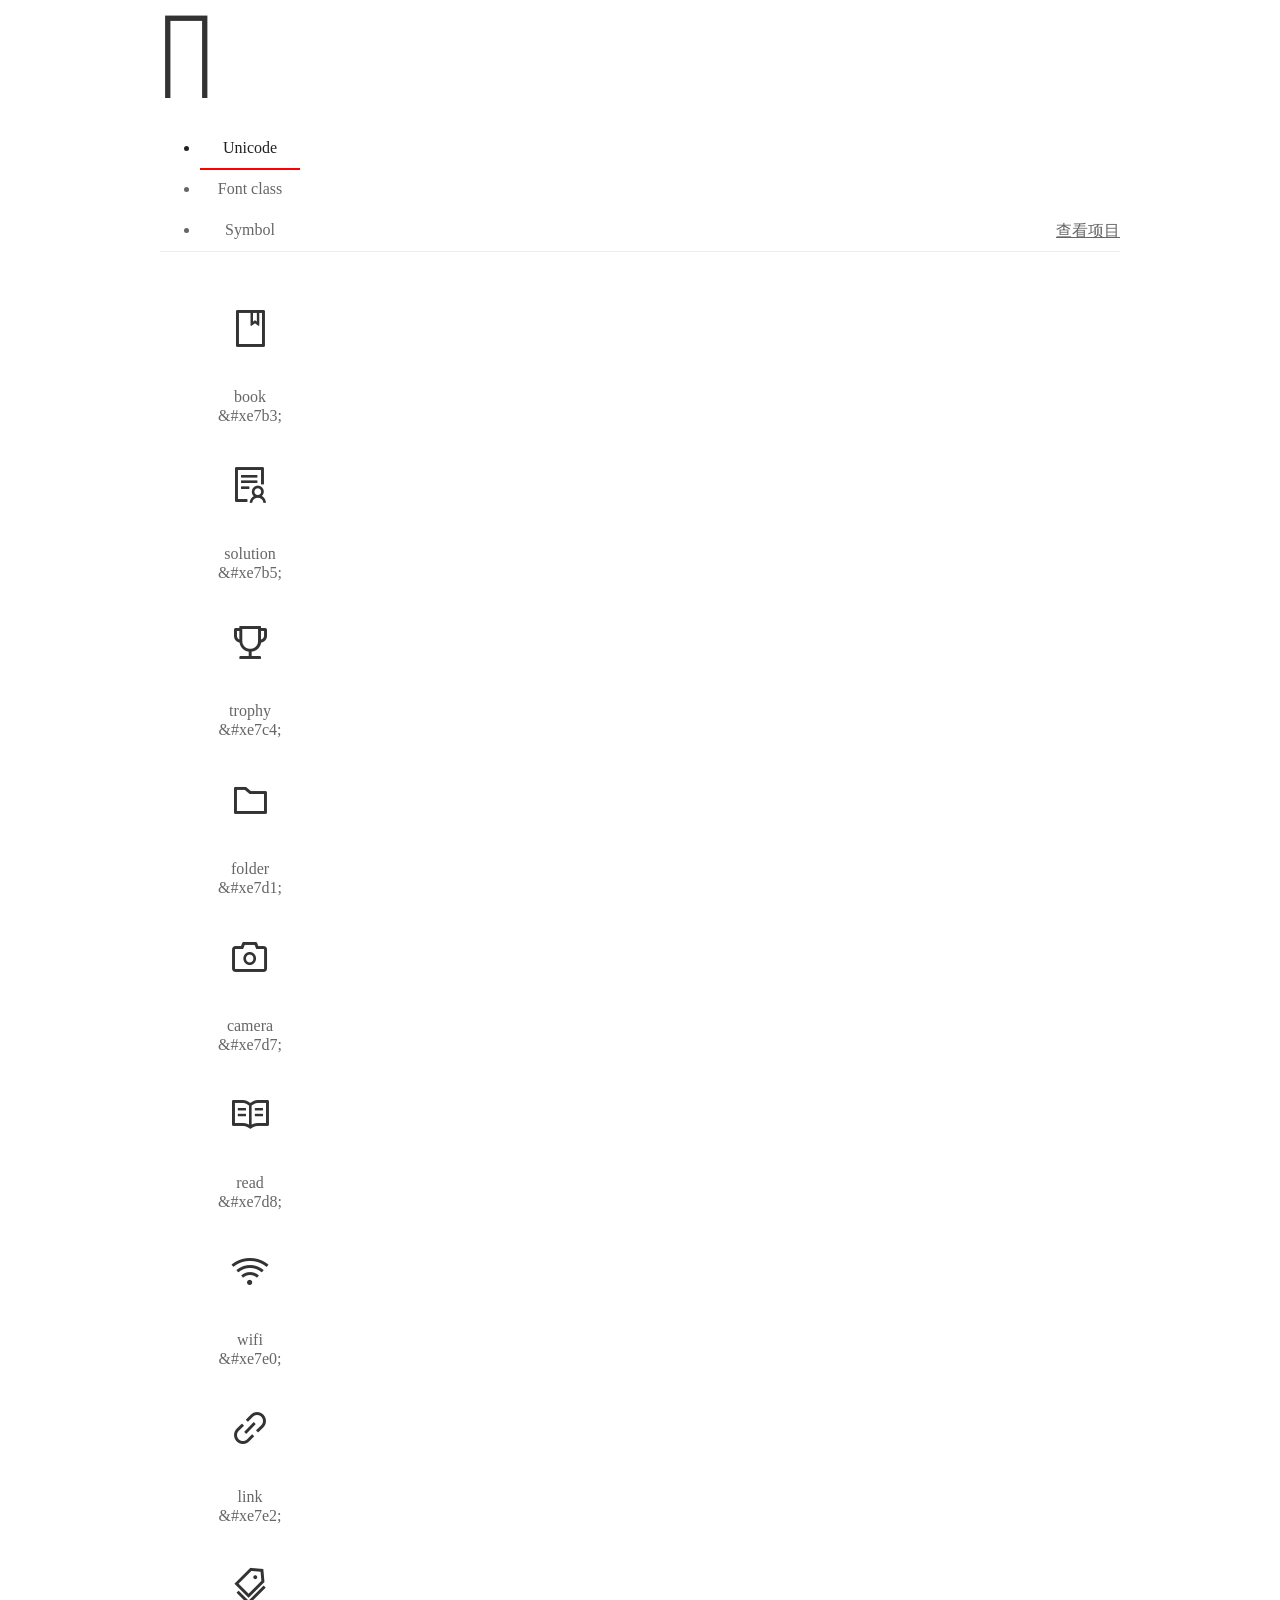
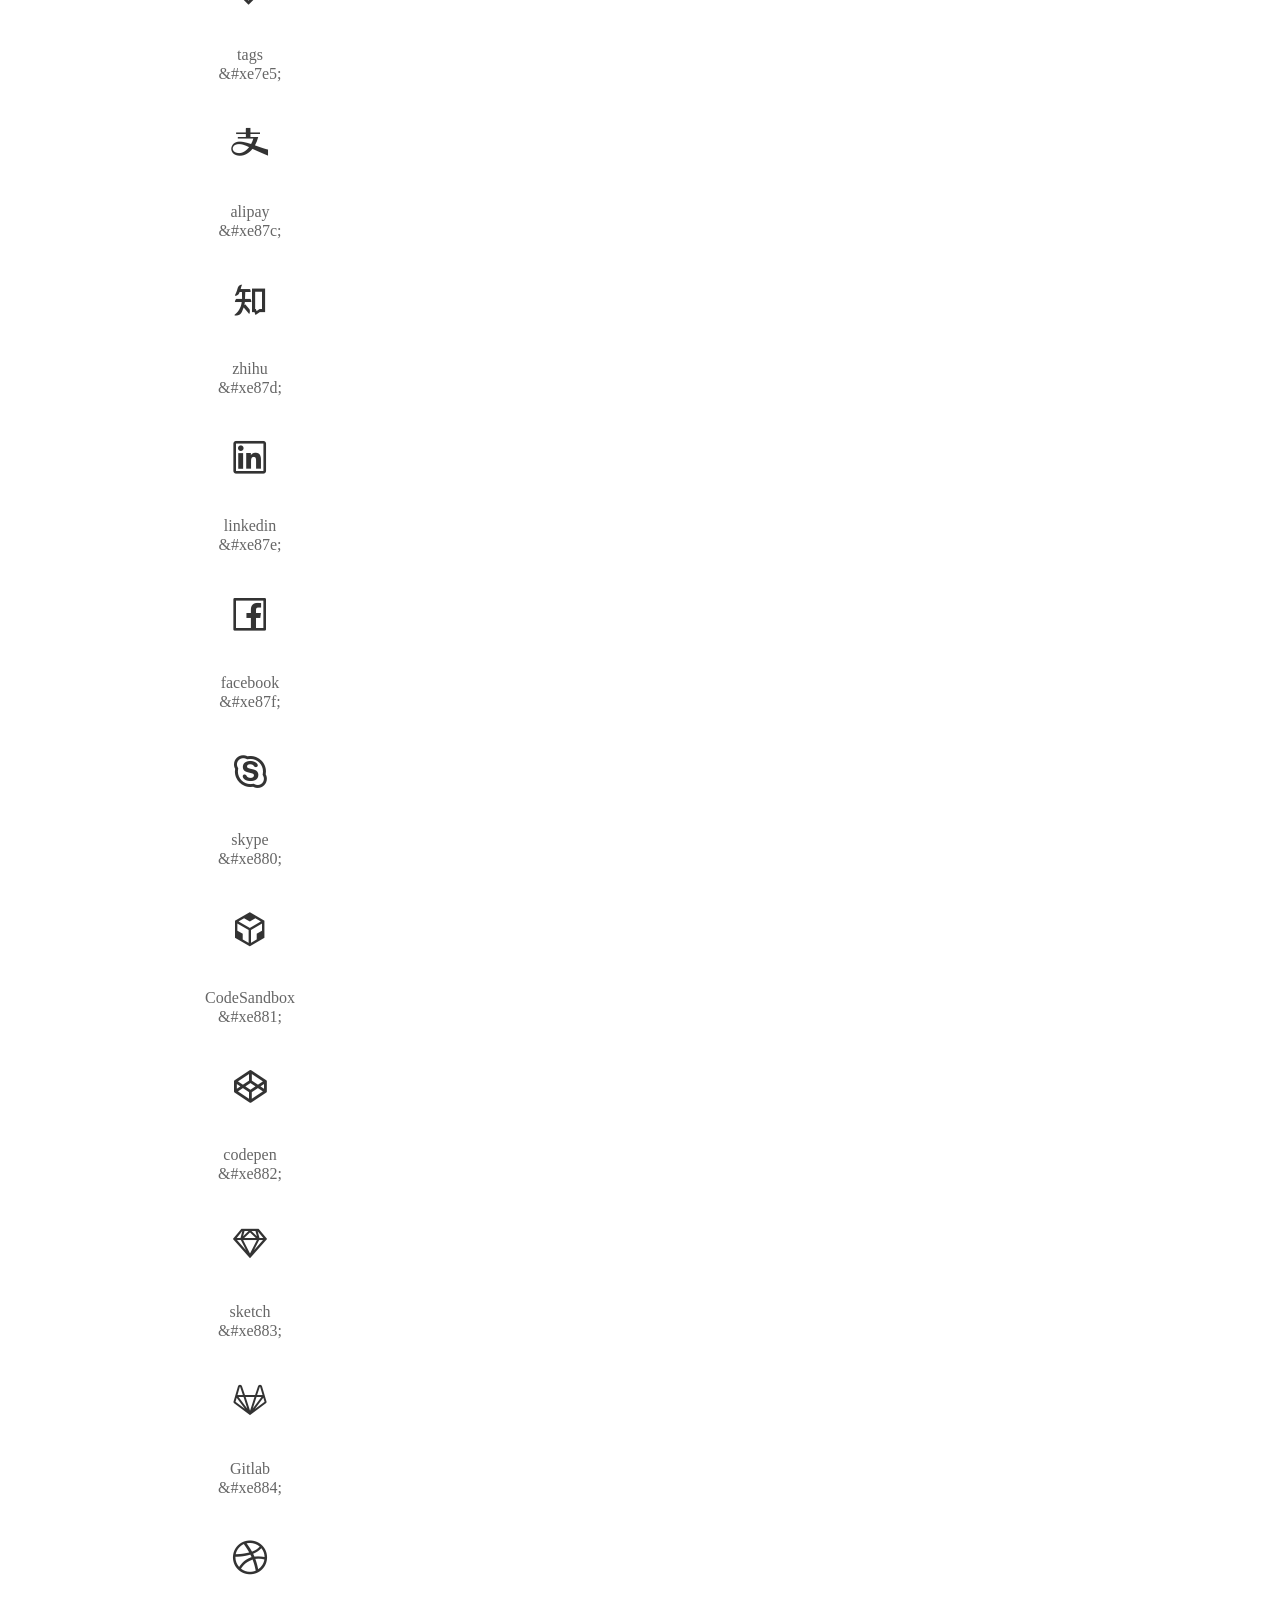
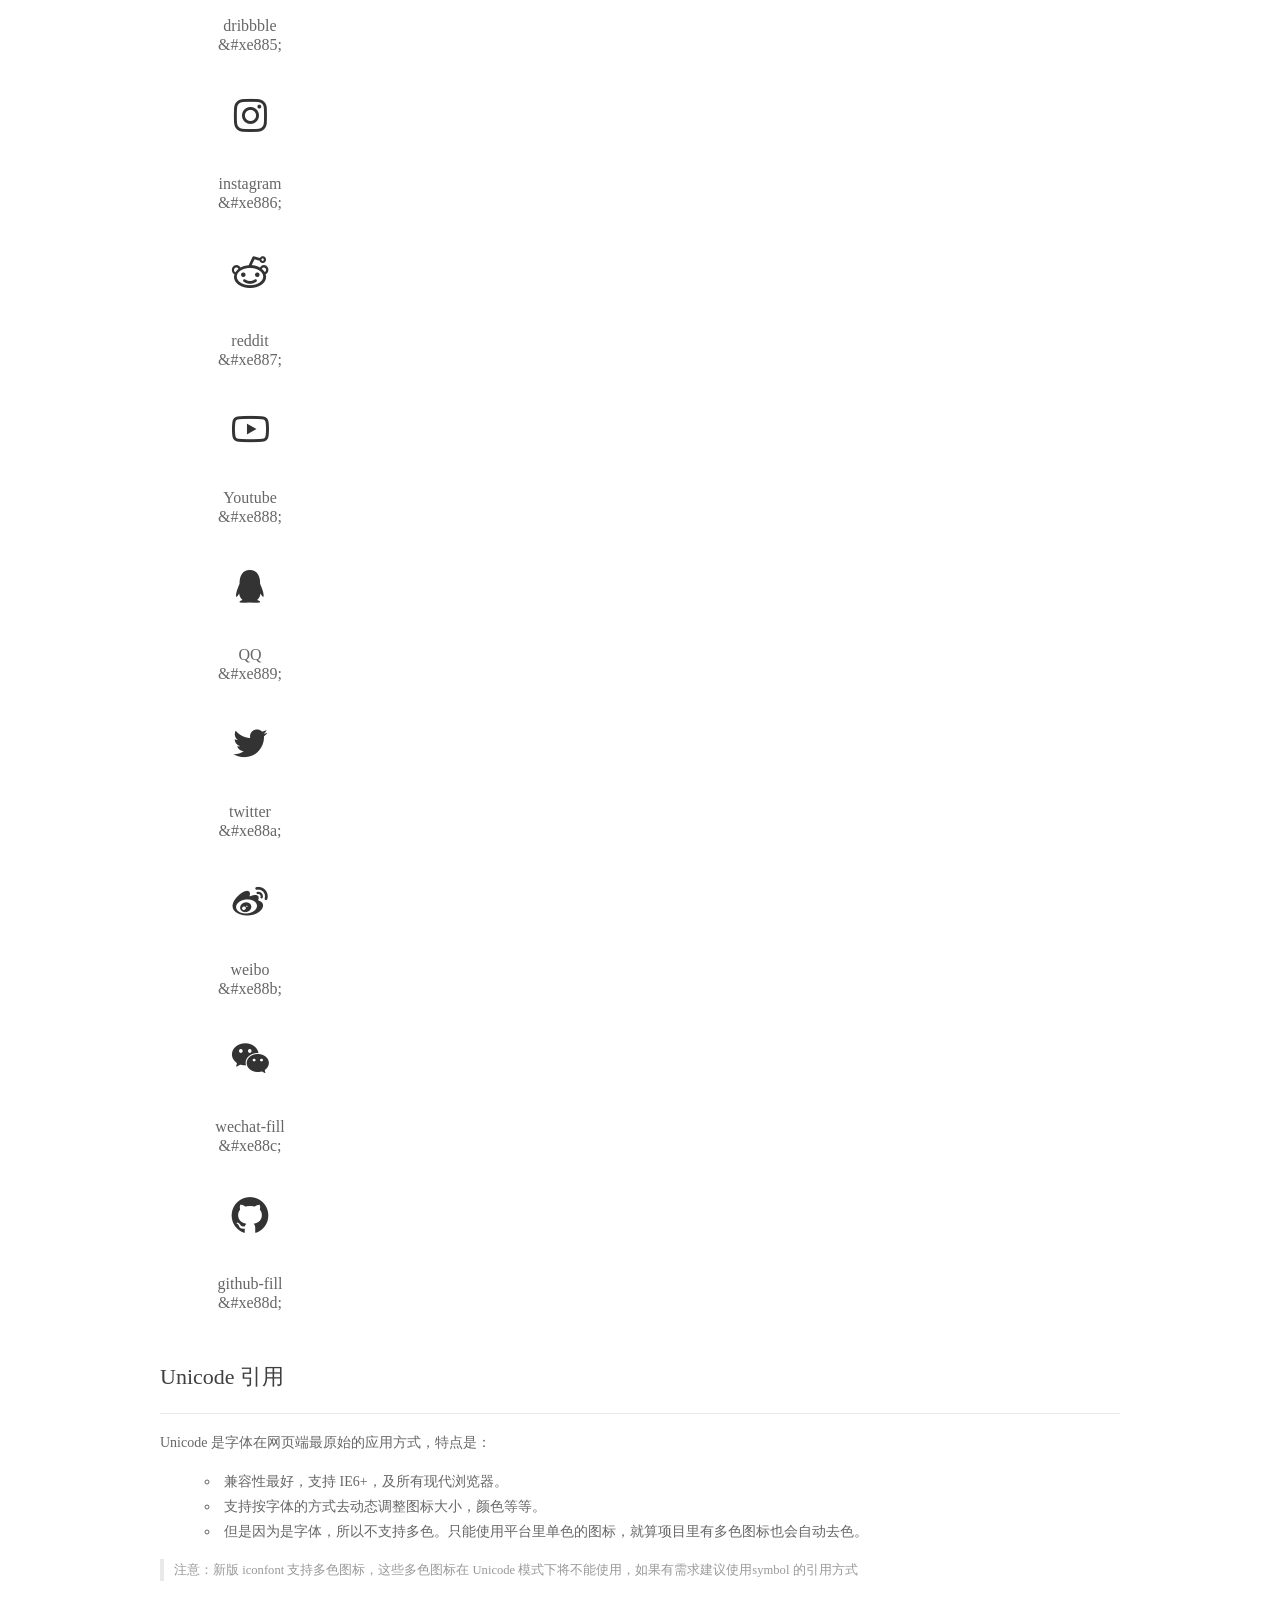
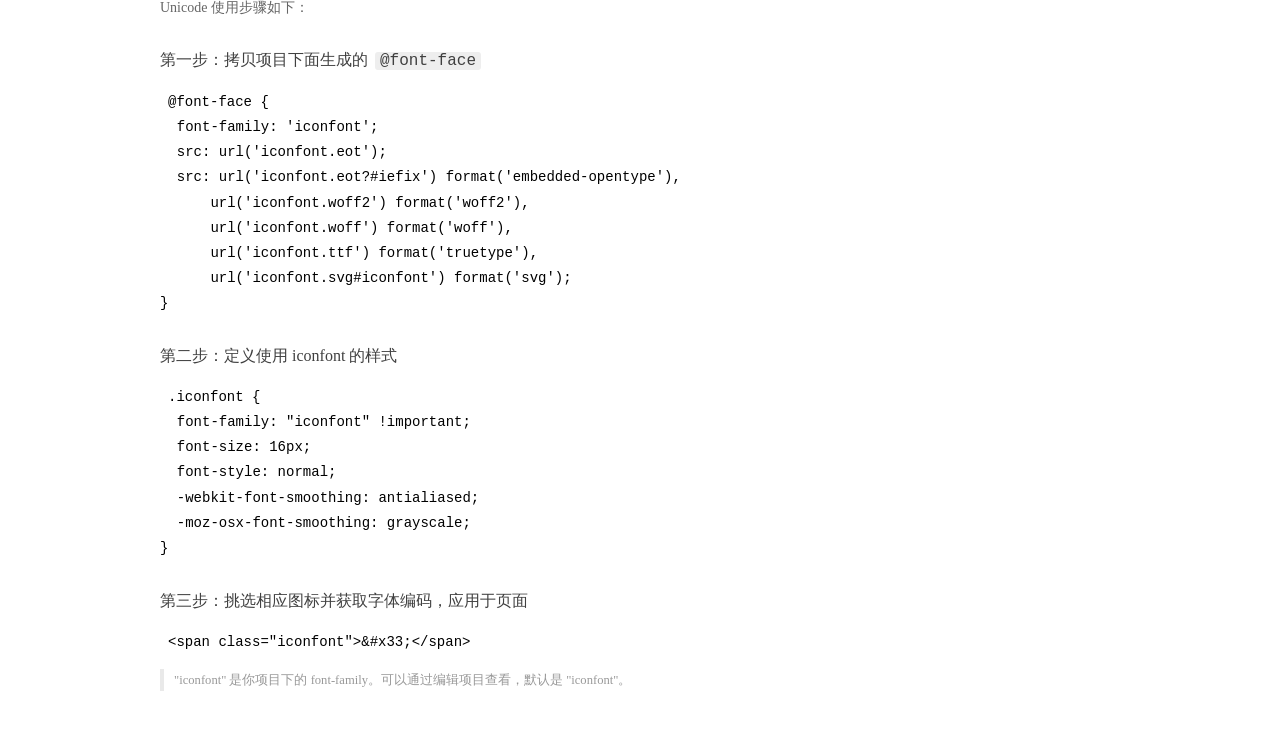
<file: fonts/iconfont/demo_index.html>
<!DOCTYPE html>
<html>
<head>
  <meta charset="utf-8"/>
  <title>IconFont Demo</title>
  <link rel="shortcut icon" href="https://gtms04.alicdn.com/tps/i4/TB1_oz6GVXXXXaFXpXXJDFnIXXX-64-64.ico" type="image/x-icon"/>
  <link rel="stylesheet" href="https://g.alicdn.com/thx/cube/1.3.2/cube.min.css">
  <link rel="stylesheet" href="demo.css">
  <link rel="stylesheet" href="iconfont.css">
  <script src="iconfont.js"></script>
  <!-- jQuery -->
  <script src="https://a1.alicdn.com/oss/uploads/2018/12/26/7bfddb60-08e8-11e9-9b04-53e73bb6408b.js"></script>
  <!-- 代码高亮 -->
  <script src="https://a1.alicdn.com/oss/uploads/2018/12/26/a3f714d0-08e6-11e9-8a15-ebf944d7534c.js"></script>
<meta name="generator" content="Hexo 4.2.0"></head>
<body>
  <div class="main">
    <h1 class="logo"><a href="https://www.iconfont.cn/" title="iconfont 首页" target="_blank">&#xe86b;</a></h1>
    <div class="nav-tabs">
      <ul id="tabs" class="dib-box">
        <li class="dib active"><span>Unicode</span></li>
        <li class="dib"><span>Font class</span></li>
        <li class="dib"><span>Symbol</span></li>
      </ul>
      
      <a href="https://www.iconfont.cn/manage/index?manage_type=myprojects&projectId=1232073" target="_blank" class="nav-more">查看项目</a>
      
    </div>
    <div class="tab-container">
      <div class="content unicode" style="display: block;">
          <ul class="icon_lists dib-box">
          
            <li class="dib">
              <span class="icon iconfont">&#xe7b3;</span>
                <div class="name">book</div>
                <div class="code-name">&amp;#xe7b3;</div>
              </li>
          
            <li class="dib">
              <span class="icon iconfont">&#xe7b5;</span>
                <div class="name">solution</div>
                <div class="code-name">&amp;#xe7b5;</div>
              </li>
          
            <li class="dib">
              <span class="icon iconfont">&#xe7c4;</span>
                <div class="name">trophy</div>
                <div class="code-name">&amp;#xe7c4;</div>
              </li>
          
            <li class="dib">
              <span class="icon iconfont">&#xe7d1;</span>
                <div class="name">folder</div>
                <div class="code-name">&amp;#xe7d1;</div>
              </li>
          
            <li class="dib">
              <span class="icon iconfont">&#xe7d7;</span>
                <div class="name">camera</div>
                <div class="code-name">&amp;#xe7d7;</div>
              </li>
          
            <li class="dib">
              <span class="icon iconfont">&#xe7d8;</span>
                <div class="name">read</div>
                <div class="code-name">&amp;#xe7d8;</div>
              </li>
          
            <li class="dib">
              <span class="icon iconfont">&#xe7e0;</span>
                <div class="name">wifi</div>
                <div class="code-name">&amp;#xe7e0;</div>
              </li>
          
            <li class="dib">
              <span class="icon iconfont">&#xe7e2;</span>
                <div class="name">link</div>
                <div class="code-name">&amp;#xe7e2;</div>
              </li>
          
            <li class="dib">
              <span class="icon iconfont">&#xe7e5;</span>
                <div class="name">tags</div>
                <div class="code-name">&amp;#xe7e5;</div>
              </li>
          
            <li class="dib">
              <span class="icon iconfont">&#xe87c;</span>
                <div class="name">alipay</div>
                <div class="code-name">&amp;#xe87c;</div>
              </li>
          
            <li class="dib">
              <span class="icon iconfont">&#xe87d;</span>
                <div class="name">zhihu</div>
                <div class="code-name">&amp;#xe87d;</div>
              </li>
          
            <li class="dib">
              <span class="icon iconfont">&#xe87e;</span>
                <div class="name">linkedin</div>
                <div class="code-name">&amp;#xe87e;</div>
              </li>
          
            <li class="dib">
              <span class="icon iconfont">&#xe87f;</span>
                <div class="name">facebook</div>
                <div class="code-name">&amp;#xe87f;</div>
              </li>
          
            <li class="dib">
              <span class="icon iconfont">&#xe880;</span>
                <div class="name">skype</div>
                <div class="code-name">&amp;#xe880;</div>
              </li>
          
            <li class="dib">
              <span class="icon iconfont">&#xe881;</span>
                <div class="name">CodeSandbox</div>
                <div class="code-name">&amp;#xe881;</div>
              </li>
          
            <li class="dib">
              <span class="icon iconfont">&#xe882;</span>
                <div class="name">codepen</div>
                <div class="code-name">&amp;#xe882;</div>
              </li>
          
            <li class="dib">
              <span class="icon iconfont">&#xe883;</span>
                <div class="name">sketch</div>
                <div class="code-name">&amp;#xe883;</div>
              </li>
          
            <li class="dib">
              <span class="icon iconfont">&#xe884;</span>
                <div class="name">Gitlab</div>
                <div class="code-name">&amp;#xe884;</div>
              </li>
          
            <li class="dib">
              <span class="icon iconfont">&#xe885;</span>
                <div class="name">dribbble</div>
                <div class="code-name">&amp;#xe885;</div>
              </li>
          
            <li class="dib">
              <span class="icon iconfont">&#xe886;</span>
                <div class="name">instagram</div>
                <div class="code-name">&amp;#xe886;</div>
              </li>
          
            <li class="dib">
              <span class="icon iconfont">&#xe887;</span>
                <div class="name">reddit</div>
                <div class="code-name">&amp;#xe887;</div>
              </li>
          
            <li class="dib">
              <span class="icon iconfont">&#xe888;</span>
                <div class="name">Youtube</div>
                <div class="code-name">&amp;#xe888;</div>
              </li>
          
            <li class="dib">
              <span class="icon iconfont">&#xe889;</span>
                <div class="name">QQ</div>
                <div class="code-name">&amp;#xe889;</div>
              </li>
          
            <li class="dib">
              <span class="icon iconfont">&#xe88a;</span>
                <div class="name">twitter</div>
                <div class="code-name">&amp;#xe88a;</div>
              </li>
          
            <li class="dib">
              <span class="icon iconfont">&#xe88b;</span>
                <div class="name">weibo</div>
                <div class="code-name">&amp;#xe88b;</div>
              </li>
          
            <li class="dib">
              <span class="icon iconfont">&#xe88c;</span>
                <div class="name">wechat-fill</div>
                <div class="code-name">&amp;#xe88c;</div>
              </li>
          
            <li class="dib">
              <span class="icon iconfont">&#xe88d;</span>
                <div class="name">github-fill</div>
                <div class="code-name">&amp;#xe88d;</div>
              </li>
          
          </ul>
          <div class="article markdown">
          <h2 id="unicode-">Unicode 引用</h2>
          <hr>

          <p>Unicode 是字体在网页端最原始的应用方式，特点是：</p>
          <ul>
            <li>兼容性最好，支持 IE6+，及所有现代浏览器。</li>
            <li>支持按字体的方式去动态调整图标大小，颜色等等。</li>
            <li>但是因为是字体，所以不支持多色。只能使用平台里单色的图标，就算项目里有多色图标也会自动去色。</li>
          </ul>
          <blockquote>
            <p>注意：新版 iconfont 支持多色图标，这些多色图标在 Unicode 模式下将不能使用，如果有需求建议使用symbol 的引用方式</p>
          </blockquote>
          <p>Unicode 使用步骤如下：</p>
          <h3 id="-font-face">第一步：拷贝项目下面生成的 <code>@font-face</code></h3>
<pre><code class="language-css"
>@font-face {
  font-family: 'iconfont';
  src: url('iconfont.eot');
  src: url('iconfont.eot?#iefix') format('embedded-opentype'),
      url('iconfont.woff2') format('woff2'),
      url('iconfont.woff') format('woff'),
      url('iconfont.ttf') format('truetype'),
      url('iconfont.svg#iconfont') format('svg');
}
</code></pre>
          <h3 id="-iconfont-">第二步：定义使用 iconfont 的样式</h3>
<pre><code class="language-css"
>.iconfont {
  font-family: "iconfont" !important;
  font-size: 16px;
  font-style: normal;
  -webkit-font-smoothing: antialiased;
  -moz-osx-font-smoothing: grayscale;
}
</code></pre>
          <h3 id="-">第三步：挑选相应图标并获取字体编码，应用于页面</h3>
<pre>
<code class="language-html"
>&lt;span class="iconfont"&gt;&amp;#x33;&lt;/span&gt;
</code></pre>
          <blockquote>
            <p>"iconfont" 是你项目下的 font-family。可以通过编辑项目查看，默认是 "iconfont"。</p>
          </blockquote>
          </div>
      </div>
      <div class="content font-class">
        <ul class="icon_lists dib-box">
          
          <li class="dib">
            <span class="icon iconfont icon-publish"></span>
            <div class="name">
              book
            </div>
            <div class="code-name">.icon-publish
            </div>
          </li>
          
          <li class="dib">
            <span class="icon iconfont icon-resume"></span>
            <div class="name">
              solution
            </div>
            <div class="code-name">.icon-resume
            </div>
          </li>
          
          <li class="dib">
            <span class="icon iconfont icon-trophy"></span>
            <div class="name">
              trophy
            </div>
            <div class="code-name">.icon-trophy
            </div>
          </li>
          
          <li class="dib">
            <span class="icon iconfont icon-category"></span>
            <div class="name">
              folder
            </div>
            <div class="code-name">.icon-category
            </div>
          </li>
          
          <li class="dib">
            <span class="icon iconfont icon-gallary"></span>
            <div class="name">
              camera
            </div>
            <div class="code-name">.icon-gallary
            </div>
          </li>
          
          <li class="dib">
            <span class="icon iconfont icon-blog"></span>
            <div class="name">
              read
            </div>
            <div class="code-name">.icon-blog
            </div>
          </li>
          
          <li class="dib">
            <span class="icon iconfont icon-rss"></span>
            <div class="name">
              wifi
            </div>
            <div class="code-name">.icon-rss
            </div>
          </li>
          
          <li class="dib">
            <span class="icon iconfont icon-link"></span>
            <div class="name">
              link
            </div>
            <div class="code-name">.icon-link
            </div>
          </li>
          
          <li class="dib">
            <span class="icon iconfont icon-tags"></span>
            <div class="name">
              tags
            </div>
            <div class="code-name">.icon-tags
            </div>
          </li>
          
          <li class="dib">
            <span class="icon iconfont icon-alipay"></span>
            <div class="name">
              alipay
            </div>
            <div class="code-name">.icon-alipay
            </div>
          </li>
          
          <li class="dib">
            <span class="icon iconfont icon-zhihu"></span>
            <div class="name">
              zhihu
            </div>
            <div class="code-name">.icon-zhihu
            </div>
          </li>
          
          <li class="dib">
            <span class="icon iconfont icon-linkedin"></span>
            <div class="name">
              linkedin
            </div>
            <div class="code-name">.icon-linkedin
            </div>
          </li>
          
          <li class="dib">
            <span class="icon iconfont icon-facebook"></span>
            <div class="name">
              facebook
            </div>
            <div class="code-name">.icon-facebook
            </div>
          </li>
          
          <li class="dib">
            <span class="icon iconfont icon-skype"></span>
            <div class="name">
              skype
            </div>
            <div class="code-name">.icon-skype
            </div>
          </li>
          
          <li class="dib">
            <span class="icon iconfont icon-codesandbox"></span>
            <div class="name">
              CodeSandbox
            </div>
            <div class="code-name">.icon-codesandbox
            </div>
          </li>
          
          <li class="dib">
            <span class="icon iconfont icon-codepen"></span>
            <div class="name">
              codepen
            </div>
            <div class="code-name">.icon-codepen
            </div>
          </li>
          
          <li class="dib">
            <span class="icon iconfont icon-sketch"></span>
            <div class="name">
              sketch
            </div>
            <div class="code-name">.icon-sketch
            </div>
          </li>
          
          <li class="dib">
            <span class="icon iconfont icon-gitlab"></span>
            <div class="name">
              Gitlab
            </div>
            <div class="code-name">.icon-gitlab
            </div>
          </li>
          
          <li class="dib">
            <span class="icon iconfont icon-dribbble"></span>
            <div class="name">
              dribbble
            </div>
            <div class="code-name">.icon-dribbble
            </div>
          </li>
          
          <li class="dib">
            <span class="icon iconfont icon-instagram"></span>
            <div class="name">
              instagram
            </div>
            <div class="code-name">.icon-instagram
            </div>
          </li>
          
          <li class="dib">
            <span class="icon iconfont icon-reddit"></span>
            <div class="name">
              reddit
            </div>
            <div class="code-name">.icon-reddit
            </div>
          </li>
          
          <li class="dib">
            <span class="icon iconfont icon-youtube"></span>
            <div class="name">
              Youtube
            </div>
            <div class="code-name">.icon-youtube
            </div>
          </li>
          
          <li class="dib">
            <span class="icon iconfont icon-qq"></span>
            <div class="name">
              QQ
            </div>
            <div class="code-name">.icon-qq
            </div>
          </li>
          
          <li class="dib">
            <span class="icon iconfont icon-twitter"></span>
            <div class="name">
              twitter
            </div>
            <div class="code-name">.icon-twitter
            </div>
          </li>
          
          <li class="dib">
            <span class="icon iconfont icon-weibo"></span>
            <div class="name">
              weibo
            </div>
            <div class="code-name">.icon-weibo
            </div>
          </li>
          
          <li class="dib">
            <span class="icon iconfont icon-wechat"></span>
            <div class="name">
              wechat-fill
            </div>
            <div class="code-name">.icon-wechat
            </div>
          </li>
          
          <li class="dib">
            <span class="icon iconfont icon-github"></span>
            <div class="name">
              github-fill
            </div>
            <div class="code-name">.icon-github
            </div>
          </li>
          
        </ul>
        <div class="article markdown">
        <h2 id="font-class-">font-class 引用</h2>
        <hr>

        <p>font-class 是 Unicode 使用方式的一种变种，主要是解决 Unicode 书写不直观，语意不明确的问题。</p>
        <p>与 Unicode 使用方式相比，具有如下特点：</p>
        <ul>
          <li>兼容性良好，支持 IE8+，及所有现代浏览器。</li>
          <li>相比于 Unicode 语意明确，书写更直观。可以很容易分辨这个 icon 是什么。</li>
          <li>因为使用 class 来定义图标，所以当要替换图标时，只需要修改 class 里面的 Unicode 引用。</li>
          <li>不过因为本质上还是使用的字体，所以多色图标还是不支持的。</li>
        </ul>
        <p>使用步骤如下：</p>
        <h3 id="-fontclass-">第一步：引入项目下面生成的 fontclass 代码：</h3>
<pre><code class="language-html">&lt;link rel="stylesheet" href="./iconfont.css"&gt;
</code></pre>
        <h3 id="-">第二步：挑选相应图标并获取类名，应用于页面：</h3>
<pre><code class="language-html">&lt;span class="iconfont icon-xxx"&gt;&lt;/span&gt;
</code></pre>
        <blockquote>
          <p>"
            iconfont" 是你项目下的 font-family。可以通过编辑项目查看，默认是 "iconfont"。</p>
        </blockquote>
      </div>
      </div>
      <div class="content symbol">
          <ul class="icon_lists dib-box">
          
            <li class="dib">
                <svg class="icon svg-icon" aria-hidden="true">
                  <use xlink:href="#icon-publish"></use>
                </svg>
                <div class="name">book</div>
                <div class="code-name">#icon-publish</div>
            </li>
          
            <li class="dib">
                <svg class="icon svg-icon" aria-hidden="true">
                  <use xlink:href="#icon-resume"></use>
                </svg>
                <div class="name">solution</div>
                <div class="code-name">#icon-resume</div>
            </li>
          
            <li class="dib">
                <svg class="icon svg-icon" aria-hidden="true">
                  <use xlink:href="#icon-trophy"></use>
                </svg>
                <div class="name">trophy</div>
                <div class="code-name">#icon-trophy</div>
            </li>
          
            <li class="dib">
                <svg class="icon svg-icon" aria-hidden="true">
                  <use xlink:href="#icon-category"></use>
                </svg>
                <div class="name">folder</div>
                <div class="code-name">#icon-category</div>
            </li>
          
            <li class="dib">
                <svg class="icon svg-icon" aria-hidden="true">
                  <use xlink:href="#icon-gallary"></use>
                </svg>
                <div class="name">camera</div>
                <div class="code-name">#icon-gallary</div>
            </li>
          
            <li class="dib">
                <svg class="icon svg-icon" aria-hidden="true">
                  <use xlink:href="#icon-blog"></use>
                </svg>
                <div class="name">read</div>
                <div class="code-name">#icon-blog</div>
            </li>
          
            <li class="dib">
                <svg class="icon svg-icon" aria-hidden="true">
                  <use xlink:href="#icon-rss"></use>
                </svg>
                <div class="name">wifi</div>
                <div class="code-name">#icon-rss</div>
            </li>
          
            <li class="dib">
                <svg class="icon svg-icon" aria-hidden="true">
                  <use xlink:href="#icon-link"></use>
                </svg>
                <div class="name">link</div>
                <div class="code-name">#icon-link</div>
            </li>
          
            <li class="dib">
                <svg class="icon svg-icon" aria-hidden="true">
                  <use xlink:href="#icon-tags"></use>
                </svg>
                <div class="name">tags</div>
                <div class="code-name">#icon-tags</div>
            </li>
          
            <li class="dib">
                <svg class="icon svg-icon" aria-hidden="true">
                  <use xlink:href="#icon-alipay"></use>
                </svg>
                <div class="name">alipay</div>
                <div class="code-name">#icon-alipay</div>
            </li>
          
            <li class="dib">
                <svg class="icon svg-icon" aria-hidden="true">
                  <use xlink:href="#icon-zhihu"></use>
                </svg>
                <div class="name">zhihu</div>
                <div class="code-name">#icon-zhihu</div>
            </li>
          
            <li class="dib">
                <svg class="icon svg-icon" aria-hidden="true">
                  <use xlink:href="#icon-linkedin"></use>
                </svg>
                <div class="name">linkedin</div>
                <div class="code-name">#icon-linkedin</div>
            </li>
          
            <li class="dib">
                <svg class="icon svg-icon" aria-hidden="true">
                  <use xlink:href="#icon-facebook"></use>
                </svg>
                <div class="name">facebook</div>
                <div class="code-name">#icon-facebook</div>
            </li>
          
            <li class="dib">
                <svg class="icon svg-icon" aria-hidden="true">
                  <use xlink:href="#icon-skype"></use>
                </svg>
                <div class="name">skype</div>
                <div class="code-name">#icon-skype</div>
            </li>
          
            <li class="dib">
                <svg class="icon svg-icon" aria-hidden="true">
                  <use xlink:href="#icon-codesandbox"></use>
                </svg>
                <div class="name">CodeSandbox</div>
                <div class="code-name">#icon-codesandbox</div>
            </li>
          
            <li class="dib">
                <svg class="icon svg-icon" aria-hidden="true">
                  <use xlink:href="#icon-codepen"></use>
                </svg>
                <div class="name">codepen</div>
                <div class="code-name">#icon-codepen</div>
            </li>
          
            <li class="dib">
                <svg class="icon svg-icon" aria-hidden="true">
                  <use xlink:href="#icon-sketch"></use>
                </svg>
                <div class="name">sketch</div>
                <div class="code-name">#icon-sketch</div>
            </li>
          
            <li class="dib">
                <svg class="icon svg-icon" aria-hidden="true">
                  <use xlink:href="#icon-gitlab"></use>
                </svg>
                <div class="name">Gitlab</div>
                <div class="code-name">#icon-gitlab</div>
            </li>
          
            <li class="dib">
                <svg class="icon svg-icon" aria-hidden="true">
                  <use xlink:href="#icon-dribbble"></use>
                </svg>
                <div class="name">dribbble</div>
                <div class="code-name">#icon-dribbble</div>
            </li>
          
            <li class="dib">
                <svg class="icon svg-icon" aria-hidden="true">
                  <use xlink:href="#icon-instagram"></use>
                </svg>
                <div class="name">instagram</div>
                <div class="code-name">#icon-instagram</div>
            </li>
          
            <li class="dib">
                <svg class="icon svg-icon" aria-hidden="true">
                  <use xlink:href="#icon-reddit"></use>
                </svg>
                <div class="name">reddit</div>
                <div class="code-name">#icon-reddit</div>
            </li>
          
            <li class="dib">
                <svg class="icon svg-icon" aria-hidden="true">
                  <use xlink:href="#icon-youtube"></use>
                </svg>
                <div class="name">Youtube</div>
                <div class="code-name">#icon-youtube</div>
            </li>
          
            <li class="dib">
                <svg class="icon svg-icon" aria-hidden="true">
                  <use xlink:href="#icon-qq"></use>
                </svg>
                <div class="name">QQ</div>
                <div class="code-name">#icon-qq</div>
            </li>
          
            <li class="dib">
                <svg class="icon svg-icon" aria-hidden="true">
                  <use xlink:href="#icon-twitter"></use>
                </svg>
                <div class="name">twitter</div>
                <div class="code-name">#icon-twitter</div>
            </li>
          
            <li class="dib">
                <svg class="icon svg-icon" aria-hidden="true">
                  <use xlink:href="#icon-weibo"></use>
                </svg>
                <div class="name">weibo</div>
                <div class="code-name">#icon-weibo</div>
            </li>
          
            <li class="dib">
                <svg class="icon svg-icon" aria-hidden="true">
                  <use xlink:href="#icon-wechat"></use>
                </svg>
                <div class="name">wechat-fill</div>
                <div class="code-name">#icon-wechat</div>
            </li>
          
            <li class="dib">
                <svg class="icon svg-icon" aria-hidden="true">
                  <use xlink:href="#icon-github"></use>
                </svg>
                <div class="name">github-fill</div>
                <div class="code-name">#icon-github</div>
            </li>
          
          </ul>
          <div class="article markdown">
          <h2 id="symbol-">Symbol 引用</h2>
          <hr>

          <p>这是一种全新的使用方式，应该说这才是未来的主流，也是平台目前推荐的用法。相关介绍可以参考这篇<a href="">文章</a>
            这种用法其实是做了一个 SVG 的集合，与另外两种相比具有如下特点：</p>
          <ul>
            <li>支持多色图标了，不再受单色限制。</li>
            <li>通过一些技巧，支持像字体那样，通过 <code>font-size</code>, <code>color</code> 来调整样式。</li>
            <li>兼容性较差，支持 IE9+，及现代浏览器。</li>
            <li>浏览器渲染 SVG 的性能一般，还不如 png。</li>
          </ul>
          <p>使用步骤如下：</p>
          <h3 id="-symbol-">第一步：引入项目下面生成的 symbol 代码：</h3>
<pre><code class="language-html">&lt;script src="./iconfont.js"&gt;&lt;/script&gt;
</code></pre>
          <h3 id="-css-">第二步：加入通用 CSS 代码（引入一次就行）：</h3>
<pre><code class="language-html">&lt;style&gt;
.icon {
  width: 1em;
  height: 1em;
  vertical-align: -0.15em;
  fill: currentColor;
  overflow: hidden;
}
&lt;/style&gt;
</code></pre>
          <h3 id="-">第三步：挑选相应图标并获取类名，应用于页面：</h3>
<pre><code class="language-html">&lt;svg class="icon" aria-hidden="true"&gt;
  &lt;use xlink:href="#icon-xxx"&gt;&lt;/use&gt;
&lt;/svg&gt;
</code></pre>
          </div>
      </div>

    </div>
  </div>
  <script>
  $(document).ready(function () {
      $('.tab-container .content:first').show()

      $('#tabs li').click(function (e) {
        var tabContent = $('.tab-container .content')
        var index = $(this).index()

        if ($(this).hasClass('active')) {
          return
        } else {
          $('#tabs li').removeClass('active')
          $(this).addClass('active')

          tabContent.hide().eq(index).fadeIn()
        }
      })
    })
  </script>
</body>
</html>
</file>
<file: fonts/iconfont/demo.css>
/* Logo 字体 */
@font-face {
  font-family: "iconfont logo";
  src: url('https://at.alicdn.com/t/font_985780_km7mi63cihi.eot?t=1545807318834');
  src: url('https://at.alicdn.com/t/font_985780_km7mi63cihi.eot?t=1545807318834#iefix') format('embedded-opentype'),
    url('https://at.alicdn.com/t/font_985780_km7mi63cihi.woff?t=1545807318834') format('woff'),
    url('https://at.alicdn.com/t/font_985780_km7mi63cihi.ttf?t=1545807318834') format('truetype'),
    url('https://at.alicdn.com/t/font_985780_km7mi63cihi.svg?t=1545807318834#iconfont') format('svg');
}

.logo {
  font-family: "iconfont logo";
  font-size: 160px;
  font-style: normal;
  -webkit-font-smoothing: antialiased;
  -moz-osx-font-smoothing: grayscale;
}

/* tabs */
.nav-tabs {
  position: relative;
}

.nav-tabs .nav-more {
  position: absolute;
  right: 0;
  bottom: 0;
  height: 42px;
  line-height: 42px;
  color: #666;
}

#tabs {
  border-bottom: 1px solid #eee;
}

#tabs li {
  cursor: pointer;
  width: 100px;
  height: 40px;
  line-height: 40px;
  text-align: center;
  font-size: 16px;
  border-bottom: 2px solid transparent;
  position: relative;
  z-index: 1;
  margin-bottom: -1px;
  color: #666;
}


#tabs .active {
  border-bottom-color: #f00;
  color: #222;
}

.tab-container .content {
  display: none;
}

/* 页面布局 */
.main {
  padding: 30px 100px;
  width: 960px;
  margin: 0 auto;
}

.main .logo {
  color: #333;
  text-align: left;
  margin-bottom: 30px;
  line-height: 1;
  height: 110px;
  margin-top: -50px;
  overflow: hidden;
  *zoom: 1;
}

.main .logo a {
  font-size: 160px;
  color: #333;
}

.helps {
  margin-top: 40px;
}

.helps pre {
  padding: 20px;
  margin: 10px 0;
  border: solid 1px #e7e1cd;
  background-color: #fffdef;
  overflow: auto;
}

.icon_lists {
  width: 100% !important;
  overflow: hidden;
  *zoom: 1;
}

.icon_lists li {
  width: 100px;
  margin-bottom: 10px;
  margin-right: 20px;
  text-align: center;
  list-style: none !important;
  cursor: default;
}

.icon_lists li .code-name {
  line-height: 1.2;
}

.icon_lists .icon {
  display: block;
  height: 100px;
  line-height: 100px;
  font-size: 42px;
  margin: 10px auto;
  color: #333;
  -webkit-transition: font-size 0.25s linear, width 0.25s linear;
  -moz-transition: font-size 0.25s linear, width 0.25s linear;
  transition: font-size 0.25s linear, width 0.25s linear;
}

.icon_lists .icon:hover {
  font-size: 100px;
}

.icon_lists .svg-icon {
  /* 通过设置 font-size 来改变图标大小 */
  width: 1em;
  /* 图标和文字相邻时，垂直对齐 */
  vertical-align: -0.15em;
  /* 通过设置 color 来改变 SVG 的颜色/fill */
  fill: currentColor;
  /* path 和 stroke 溢出 viewBox 部分在 IE 下会显示
      normalize.css 中也包含这行 */
  overflow: hidden;
}

.icon_lists li .name,
.icon_lists li .code-name {
  color: #666;
}

/* markdown 样式 */
.markdown {
  color: #666;
  font-size: 14px;
  line-height: 1.8;
}

.highlight {
  line-height: 1.5;
}

.markdown img {
  vertical-align: middle;
  max-width: 100%;
}

.markdown h1 {
  color: #404040;
  font-weight: 500;
  line-height: 40px;
  margin-bottom: 24px;
}

.markdown h2,
.markdown h3,
.markdown h4,
.markdown h5,
.markdown h6 {
  color: #404040;
  margin: 1.6em 0 0.6em 0;
  font-weight: 500;
  clear: both;
}

.markdown h1 {
  font-size: 28px;
}

.markdown h2 {
  font-size: 22px;
}

.markdown h3 {
  font-size: 16px;
}

.markdown h4 {
  font-size: 14px;
}

.markdown h5 {
  font-size: 12px;
}

.markdown h6 {
  font-size: 12px;
}

.markdown hr {
  height: 1px;
  border: 0;
  background: #e9e9e9;
  margin: 16px 0;
  clear: both;
}

.markdown p {
  margin: 1em 0;
}

.markdown>p,
.markdown>blockquote,
.markdown>.highlight,
.markdown>ol,
.markdown>ul {
  width: 80%;
}

.markdown ul>li {
  list-style: circle;
}

.markdown>ul li,
.markdown blockquote ul>li {
  margin-left: 20px;
  padding-left: 4px;
}

.markdown>ul li p,
.markdown>ol li p {
  margin: 0.6em 0;
}

.markdown ol>li {
  list-style: decimal;
}

.markdown>ol li,
.markdown blockquote ol>li {
  margin-left: 20px;
  padding-left: 4px;
}

.markdown code {
  margin: 0 3px;
  padding: 0 5px;
  background: #eee;
  border-radius: 3px;
}

.markdown strong,
.markdown b {
  font-weight: 600;
}

.markdown>table {
  border-collapse: collapse;
  border-spacing: 0px;
  empty-cells: show;
  border: 1px solid #e9e9e9;
  width: 95%;
  margin-bottom: 24px;
}

.markdown>table th {
  white-space: nowrap;
  color: #333;
  font-weight: 600;
}

.markdown>table th,
.markdown>table td {
  border: 1px solid #e9e9e9;
  padding: 8px 16px;
  text-align: left;
}

.markdown>table th {
  background: #F7F7F7;
}

.markdown blockquote {
  font-size: 90%;
  color: #999;
  border-left: 4px solid #e9e9e9;
  padding-left: 0.8em;
  margin: 1em 0;
}

.markdown blockquote p {
  margin: 0;
}

.markdown .anchor {
  opacity: 0;
  transition: opacity 0.3s ease;
  margin-left: 8px;
}

.markdown .waiting {
  color: #ccc;
}

.markdown h1:hover .anchor,
.markdown h2:hover .anchor,
.markdown h3:hover .anchor,
.markdown h4:hover .anchor,
.markdown h5:hover .anchor,
.markdown h6:hover .anchor {
  opacity: 1;
  display: inline-block;
}

.markdown>br,
.markdown>p>br {
  clear: both;
}


.hljs {
  display: block;
  background: white;
  padding: 0.5em;
  color: #333333;
  overflow-x: auto;
}

.hljs-comment,
.hljs-meta {
  color: #969896;
}

.hljs-string,
.hljs-variable,
.hljs-template-variable,
.hljs-strong,
.hljs-emphasis,
.hljs-quote {
  color: #df5000;
}

.hljs-keyword,
.hljs-selector-tag,
.hljs-type {
  color: #a71d5d;
}

.hljs-literal,
.hljs-symbol,
.hljs-bullet,
.hljs-attribute {
  color: #0086b3;
}

.hljs-section,
.hljs-name {
  color: #63a35c;
}

.hljs-tag {
  color: #333333;
}

.hljs-title,
.hljs-attr,
.hljs-selector-id,
.hljs-selector-class,
.hljs-selector-attr,
.hljs-selector-pseudo {
  color: #795da3;
}

.hljs-addition {
  color: #55a532;
  background-color: #eaffea;
}

.hljs-deletion {
  color: #bd2c00;
  background-color: #ffecec;
}

.hljs-link {
  text-decoration: underline;
}

/* 代码高亮 */
/* PrismJS 1.15.0
https://prismjs.com/download.html#themes=prism&languages=markup+css+clike+javascript */
/**
 * prism.js default theme for JavaScript, CSS and HTML
 * Based on dabblet (http://dabblet.com)
 * @author Lea Verou
 */
code[class*="language-"],
pre[class*="language-"] {
  color: black;
  background: none;
  text-shadow: 0 1px white;
  font-family: Consolas, Monaco, 'Andale Mono', 'Ubuntu Mono', monospace;
  text-align: left;
  white-space: pre;
  word-spacing: normal;
  word-break: normal;
  word-wrap: normal;
  line-height: 1.5;

  -moz-tab-size: 4;
  -o-tab-size: 4;
  tab-size: 4;

  -webkit-hyphens: none;
  -moz-hyphens: none;
  -ms-hyphens: none;
  hyphens: none;
}

pre[class*="language-"]::-moz-selection,
pre[class*="language-"] ::-moz-selection,
code[class*="language-"]::-moz-selection,
code[class*="language-"] ::-moz-selection {
  text-shadow: none;
  background: #b3d4fc;
}

pre[class*="language-"]::selection,
pre[class*="language-"] ::selection,
code[class*="language-"]::selection,
code[class*="language-"] ::selection {
  text-shadow: none;
  background: #b3d4fc;
}

@media print {

  code[class*="language-"],
  pre[class*="language-"] {
    text-shadow: none;
  }
}

/* Code blocks */
pre[class*="language-"] {
  padding: 1em;
  margin: .5em 0;
  overflow: auto;
}

:not(pre)>code[class*="language-"],
pre[class*="language-"] {
  background: #f5f2f0;
}

/* Inline code */
:not(pre)>code[class*="language-"] {
  padding: .1em;
  border-radius: .3em;
  white-space: normal;
}

.token.comment,
.token.prolog,
.token.doctype,
.token.cdata {
  color: slategray;
}

.token.punctuation {
  color: #999;
}

.namespace {
  opacity: .7;
}

.token.property,
.token.tag,
.token.boolean,
.token.number,
.token.constant,
.token.symbol,
.token.deleted {
  color: #905;
}

.token.selector,
.token.attr-name,
.token.string,
.token.char,
.token.builtin,
.token.inserted {
  color: #690;
}

.token.operator,
.token.entity,
.token.url,
.language-css .token.string,
.style .token.string {
  color: #9a6e3a;
  background: hsla(0, 0%, 100%, .5);
}

.token.atrule,
.token.attr-value,
.token.keyword {
  color: #07a;
}

.token.function,
.token.class-name {
  color: #DD4A68;
}

.token.regex,
.token.important,
.token.variable {
  color: #e90;
}

.token.important,
.token.bold {
  font-weight: bold;
}

.token.italic {
  font-style: italic;
}

.token.entity {
  cursor: help;
}
</file>
<file: fonts/iconfont/iconfont.css>
@font-face {font-family: "iconfont";
  src: url('iconfont/iconfont.eot?t=1559842184425'); /* IE9 */
  src: url('iconfont/iconfont.eot?t=1559842184425#iefix') format('embedded-opentype'), /* IE6-IE8 */
  url('[data-uri]') format('woff2'),
  url('iconfont/iconfont.woff?t=1559842184425') format('woff'),
  url('iconfont/iconfont.ttf?t=1559842184425') format('truetype'), /* chrome, firefox, opera, Safari, Android, iOS 4.2+ */
  url('iconfont/iconfont.svg?t=1559842184425#iconfont') format('svg'); /* iOS 4.1- */
}

.iconfont {
  font-family: "iconfont" !important;
  font-size: 16px;
  font-style: normal;
  -webkit-font-smoothing: antialiased;
  -moz-osx-font-smoothing: grayscale;
}

.icon-publish:before {
  content: "\e7b3";
}

.icon-resume:before {
  content: "\e7b5";
}

.icon-trophy:before {
  content: "\e7c4";
}

.icon-category:before {
  content: "\e7d1";
}

.icon-gallary:before {
  content: "\e7d7";
}

.icon-blog:before {
  content: "\e7d8";
}

.icon-rss:before {
  content: "\e7e0";
}

.icon-link:before {
  content: "\e7e2";
}

.icon-tags:before {
  content: "\e7e5";
}

.icon-alipay:before {
  content: "\e87c";
}

.icon-zhihu:before {
  content: "\e87d";
}

.icon-linkedin:before {
  content: "\e87e";
}

.icon-facebook:before {
  content: "\e87f";
}

.icon-skype:before {
  content: "\e880";
}

.icon-codesandbox:before {
  content: "\e881";
}

.icon-codepen:before {
  content: "\e882";
}

.icon-sketch:before {
  content: "\e883";
}

.icon-gitlab:before {
  content: "\e884";
}

.icon-dribbble:before {
  content: "\e885";
}

.icon-instagram:before {
  content: "\e886";
}

.icon-reddit:before {
  content: "\e887";
}

.icon-youtube:before {
  content: "\e888";
}

.icon-qq:before {
  content: "\e889";
}

.icon-twitter:before {
  content: "\e88a";
}

.icon-weibo:before {
  content: "\e88b";
}

.icon-wechat:before {
  content: "\e88c";
}

.icon-github:before {
  content: "\e88d";
}
</file>
<file: css/style.css>
/* normalize.css v8.0.0 | MIT License | github.com/necolas/normalize.css */
html {
  line-height: 1.15 /* 1 */;
  -webkit-text-size-adjust: 100% /* 2 */;
}
body {
  margin: 0;
}
h1 {
  font-size: 2em;
  margin: 0.67em 0;
}
hr {
  box-sizing: content-box /* 1 */;
  height: 0 /* 1 */;
  overflow: visible /* 2 */;
}
pre {
  font-family: monospace, monospace /* 1 */;
  font-size: 1em /* 2 */;
}
a {
  background-color: transparent;
}
abbr[title] {
  border-bottom: none /* 1 */;
  text-decoration: underline /* 2 */;
  text-decoration: underline dotted /* 2 */;
}
b,
strong {
  font-weight: bolder;
}
code,
kbd,
samp {
  font-family: monospace, monospace /* 1 */;
  font-size: 1em /* 2 */;
}
small {
  font-size: 80%;
}
sub,
sup {
  font-size: 75%;
  line-height: 0;
  position: relative;
  vertical-align: baseline;
}
sub {
  bottom: -0.25em;
}
sup {
  top: -0.5em;
}
img {
  border-style: none;
}
button,
input,
optgroup,
select,
textarea {
  font-family: inherit /* 1 */;
  font-size: 100% /* 1 */;
  line-height: 1.15 /* 1 */;
  margin: 0 /* 2 */;
}
button,
input {
  overflow: visible;
}
button,
select {
  text-transform: none;
}
button,
[type="button"],
[type="reset"],
[type="submit"] {
  -webkit-appearance: button;
}
button::-moz-focus-inner,
[type="button"]::-moz-focus-inner,
[type="reset"]::-moz-focus-inner,
[type="submit"]::-moz-focus-inner {
  border-style: none;
  padding: 0;
}
button:-moz-focusring,
[type="button"]-moz-focusring,
[type="reset"]-moz-focusring,
[type="submit"]-moz-focusring {
  outline: 1px dotted ButtonText;
}
fieldset {
  padding: 0.35em 0.75em 0.625em;
}
legend {
  box-sizing: border-box /* 1 */;
  color: inherit /* 2 */;
  display: table /* 1 */;
  max-width: 100% /* 1 */;
  padding: 0 /* 3 */;
  white-space: normal /* 1 */;
}
progress {
  vertical-align: baseline;
}
textarea {
  overflow: auto;
}
[type="checkbox"],
[type="radio"] {
  box-sizing: border-box /* 1 */;
  padding: 0 /* 2 */;
}
[type="number"]::-webkit-inner-spin-button,
[type="number"]::-webkit-outer-spin-button {
  height: auto;
}
[type="search"] {
  -webkit-appearance: textfield /* 1 */;
  outline-offset: -2px /* 2 */;
}
[type="search"]::-webkit-search-decoration {
  -webkit-appearance: none;
}
::-webkit-file-upload-button {
  -webkit-appearance: button /* 1 */;
  font: inherit /* 2 */;
}
details {
  display: block;
}
summary {
  display: list-item;
}
template {
  display: none;
}
[hidden] {
  display: none;
}
@font-face {
  font-family: 'lanting';
  src: url("../fonts/lanting/lanting.eot"); /* IE9 */
  src: url("../fonts/lanting/lanting.eot?#iefix") format('embedded-opentype'), /* IE6-IE8 */ url("../fonts/lanting/lanting.woff2") format('woff2'), url("../fonts/lanting/lanting.woff") format('woff'), url("../fonts/lanting/lanting.ttf") format('truetype'); /* chrome, firefox, opera, Safari, Android, iOS 4.2+ */
  font-weight: 300;
  font-display: swap;
}
html {
  font-family: 'Microsoft Jhenghei', Lantinghei SC, 'lanting', PingFang SC, Seguo UI, Microsoft Yahei, Arial;
}
html::-webkit-scrollbar {
  width: 8px;
  height: 8px;
}
html::-webkit-scrollbar-thumb {
  height: 40px;
  background-color: #eee;
  border-radius: 16px;
}
html::-webkit-scrollbar-thumb:hover {
  background-color: #ddd;
}
body {
  font-size: 11pt;
  font-weight: normal;
  line-height: 2em;
  background-color: #fff;
  color: #161209;
  transition: color 0.2s ease, border-color 0.2s ease, background 0.2s ease, opacity 0.2s ease;
}
body:before {
  content: "";
  background-repeat: no-repeat;
  background-position: center;
  opacity: 0.05;
  position: fixed;
  top: 0;
  left: 0;
  width: 100%;
  height: 100%;
  z-index: -1;
}
body.dark-theme {
  background-color: #292a2d;
  color: #a9a9b3;
  transition: color 0.2s ease, border-color 0.2s ease, background 0.2s ease, opacity 0.2s ease;
}
a {
  color: #161209;
  text-decoration: none;
  transition: color 0.2s ease, border-color 0.2s ease, background 0.2s ease, opacity 0.2s ease;
  cursor: pointer;
}
a:hover {
  color: #2d96bd;
  text-decoration: none;
  transition: color 0.2s ease, border-color 0.2s ease, background 0.2s ease, opacity 0.2s ease;
}
.dark-theme a {
  color: #a9a9b3;
  text-decoration: none;
  transition: color 0.2s ease, border-color 0.2s ease, background 0.2s ease, opacity 0.2s ease;
}
.dark-theme a:hover {
  color: #fff;
  text-decoration: none;
  transition: color 0.2s ease, border-color 0.2s ease, background 0.2s ease, opacity 0.2s ease;
}
.wrapper {
  display: flex;
  flex-direction: column;
  min-height: 100vh;
  width: 100%;
}
.navbar {
  height: 4rem;
  line-height: 4rem;
  width: 100%;
}
.navbar .container {
  width: auto;
  max-width: 1200px;
  text-align: center;
  margin: 0 auto;
  display: flex;
  justify-content: space-between;
}
.main {
  flex-grow: 1;
  flex-shrink: 0;
  flex-basis: auto;
}
.container {
  padding-left: 1em;
  padding-right: 1em;
}
.footer {
  height: 4rem;
  width: 100%;
  text-align: center;
  line-height: 4rem;
  padding-top: 2em;
}
@charset "utf-8";

/*input css begin*/
*{
    -webkit-tap-highlight-color: rgba(0,0,0,0);
}
/* input[type="checkbox"],input[type="radio"]{
    display: none;
    width: 0;
    height: 0;
    visibility: hidden;
} */
input[type="checkbox"]:checked + label:after{
    transition: all 0.3s ease-in;
}
input[type="checkbox"]:not(:checked) + label:after {
    transition: all 0.3s ease-out;
}
input[type="checkbox"]:checked + label,
input[type="checkbox"]:not(:checked) + label{
    transition: all 0.3s ease-in-out;
}
input[type="checkbox"]:checked + label:before,input[type="checkbox"]:checked + label i:before,input[type="checkbox"]:not(:checked) + label i:before,
input[type="checkbox"]:checked + label i:after,input[type="checkbox"]:not(:checked) + label i:after,input[type="checkbox"]:not(:checked) + label:before{
    transition: all 0.3s ease-in-out;
}
input[type="radio"]:checked + label:after,
input[type="radio"]:not(:checked) + label:after {
    transition: all 0.3s ease-in-out;
}
.switch_default[type="checkbox"]{
    display: none;
}
.switch_default + label{
     background-color: #e6e6e6;
     border-radius:7px;
     cursor: pointer;
     display: inline-block;
     height: 14px;
     position: relative;
     box-shadow: 0.2px 0.2px 1px 0.5px rgb(180,180,180);
     width: 30px;
 }
.switch_default + label:after{
    background-color: #fff;
    border-radius: 50%;
    content: "";
    height: 12px;
    left: 1px;
    position: absolute;
    top: .5px;
    width: 12px;
    box-shadow: 0.2px 0.2px 1px 0.5px rgb(180,180,180);
}
.switch_default:checked + label{
    background-color: #1ABC9C;
    box-shadow:none;
}
.switch_default:checked + label:after{
    left: 17px;
}

/*.switch_default + label{*/
/*    background-color: #e6e6e6;*/
/*    border-radius:12px;*/
/*    cursor: pointer;*/
/*    display: inline-block;*/
/*    height: 24px;*/
/*    position: relative;*/
/*    box-shadow: 0.2px 0.2px 1px 0.5px rgb(180,180,180);*/
/*    width: 52px;*/
/*}*/
/*.switch_default + label:after{*/
/*    background-color: #fff;*/
/*    border-radius: 50%;*/
/*    content: "";*/
/*    height: 22px;*/
/*    left: 1px;*/
/*    position: absolute;*/
/*    top: 1px;*/
/*    width: 22px;*/
/*    box-shadow: 0.2px 0.2px 1px 0.5px rgb(180,180,180);*/
/*}*/
/*.switch_default:checked + label{*/
/*    background-color: #1ABC9C;*/
/*    box-shadow:none;*/
/*}*/
/*.switch_default:checked + label:after{*/
/*    left: 29px;*/
/*}*/
@font-face {font-family: "iconfont";
  src: url('iconfont/iconfont.eot?t=1559842184425'); /* IE9 */
  src: url('iconfont/iconfont.eot?t=1559842184425#iefix') format('embedded-opentype'), /* IE6-IE8 */
  url('[data-uri]') format('woff2'),
  url('iconfont/iconfont.woff?t=1559842184425') format('woff'),
  url('iconfont/iconfont.ttf?t=1559842184425') format('truetype'), /* chrome, firefox, opera, Safari, Android, iOS 4.2+ */
  url('iconfont/iconfont.svg?t=1559842184425#iconfont') format('svg'); /* iOS 4.1- */
}

.iconfont {
  font-family: "iconfont" !important;
  font-size: 16px;
  font-style: normal;
  -webkit-font-smoothing: antialiased;
  -moz-osx-font-smoothing: grayscale;
}

.icon-publish:before {
  content: "\e7b3";
}

.icon-resume:before {
  content: "\e7b5";
}

.icon-trophy:before {
  content: "\e7c4";
}

.icon-category:before {
  content: "\e7d1";
}

.icon-gallary:before {
  content: "\e7d7";
}

.icon-blog:before {
  content: "\e7d8";
}

.icon-rss:before {
  content: "\e7e0";
}

.icon-link:before {
  content: "\e7e2";
}

.icon-tags:before {
  content: "\e7e5";
}

.icon-alipay:before {
  content: "\e87c";
}

.icon-zhihu:before {
  content: "\e87d";
}

.icon-linkedin:before {
  content: "\e87e";
}

.icon-facebook:before {
  content: "\e87f";
}

.icon-skype:before {
  content: "\e880";
}

.icon-codesandbox:before {
  content: "\e881";
}

.icon-codepen:before {
  content: "\e882";
}

.icon-sketch:before {
  content: "\e883";
}

.icon-gitlab:before {
  content: "\e884";
}

.icon-dribbble:before {
  content: "\e885";
}

.icon-instagram:before {
  content: "\e886";
}

.icon-reddit:before {
  content: "\e887";
}

.icon-youtube:before {
  content: "\e888";
}

.icon-qq:before {
  content: "\e889";
}

.icon-twitter:before {
  content: "\e88a";
}

.icon-weibo:before {
  content: "\e88b";
}

.icon-wechat:before {
  content: "\e88c";
}

.icon-github:before {
  content: "\e88d";
}


.header-logo a {
  padding: 0;
}
.navbar .menu a {
  padding: 0 8px;
}
.navbar .menu .active {
  font-weight: 900;
  color: #161209;
}
.dark-theme .navbar .menu .active {
  color: #fff;
}
.navbar-header a:hover,
.navbar .menu a:hover {
  background-color: transparent;
}
header label {
  margin-left: 15px;
  position: relative;
  -webkit-transform: translateY(0.1em) translateX(0.5em);
}
.copyright {
  font-size: 14px;
}
.pagination {
  display: flex;
  flex-direction: row;
  justify-content: center;
  list-style: none;
  white-space: nowrap;
  width: 100%;
  padding-top: 2em;
}
.pagination a,
.pagination span {
  -webkit-font-smoothing: antialiased;
  font-size: 12px;
  color: #bfbfbf;
  letter-spacing: 0.1em;
  font-weight: 700;
  padding: 5px 5px;
  text-decoration: none;
  transition: 0.3s;
}
.pagination .page-number {
  padding-bottom: 3px;
  margin: 0 20px;
  box-sizing: border-box;
  position: relative;
  display: inline;
}
.pagination .page-number.disabled {
  display: none;
}
.pagination .page-number:hover a {
  color: #000;
}
.dark-theme .pagination .page-number:hover a {
  color: #fff;
}
.pagination .page-number:before,
.pagination .page-number:after {
  position: absolute;
  content: "";
  width: 0;
  height: 1px;
  background: #000;
  transition: 0.3s;
  bottom: 0px;
}
.dark-theme .pagination .page-number:before,
.dark-theme .pagination .page-number:after {
  background: #fff;
}
.pagination .page-number:before .current,
.pagination .page-number:after .current {
  width: 100%;
}
.pagination .page-number:before {
  left: 50%;
}
.pagination .page-number:after {
  right: 50%;
}
.pagination .page-number:hover:before,
.pagination .page-number:hover:after {
  width: 50%;
}
.pagination .page-number.current {
  color: #000;
}
.dark-theme .pagination .page-number.current {
  color: #fff;
}
.pagination .page-number.current:before,
.pagination .page-number.current:after {
  width: 60%;
}
.intro {
  transform: translateY(20vh);
  text-align: center;
}
.intro .avatar {
  padding: 10px;
}
.intro .avatar img {
  width: 128px;
  height: auto;
  display: inline-block;
  -webkit-border-radius: 100%;
  border-radius: 100%;
  -webkit-box-shadow: 0 0 0 0.3618em rgba(0,0,0,0.05);
  box-shadow: 0 0 0 0.3618em rgba(0,0,0,0.05);
  margin: 0 auto;
  -webkit-transition: all ease 0.4s;
  -moz-transition: all ease 0.4s;
  -o-transition: all ease 0.4s;
  transition: all ease 0.4s;
  cursor: pointer;
}
.intro .avatar img:hover {
  position: relative;
  -webkit-transform: translateY(-0.75em);
  -moz-transform: translateY(-0.75em);
  -ms-transform: translateY(-0.75em);
  -o-transform: translateY(-0.75em);
  transform: translateY(-0.75em);
  cursor: pointer;
}
.nickname {
  font-size: 2em;
  font-weight: normal;
}
.links a {
  padding: 0 5px;
}
.links a:hover {
  background-color: transparent;
}
.links .iconfont {
  font-size: 2em;
}
.post-wrap {
  position: relative;
  width: 100%;
  max-width: 780px;
  margin: 0 auto;
  padding-top: 2rem;
}
.post-wrap .archive-item {
  margin-left: 2rem;
}
.archive-item-link {
  display: inline-block;
  text-decoration: none;
  overflow: hidden;
  white-space: nowrap;
}
.archive-item-link:hover {
  color: #2d96bd;
  background-color: transparent;
}
.dark-theme .archive-item-link {
  color: #a9a9b3;
  text-decoration: none;
  transition: color 0.2s ease, border-color 0.2s ease, background 0.2s ease, opacity 0.2s ease;
}
.dark-theme .archive-item-link:hover {
  color: #fff;
  text-decoration: none;
  transition: color 0.2s ease, border-color 0.2s ease, background 0.2s ease, opacity 0.2s ease;
}
.archive-item-date {
  float: right;
  text-align: right;
  color: #a9a9b3;
}
.dark-theme .archive-item-date {
  color: #87878d;
}
.post-wrap .categories-card {
  margin: 0 auto;
  margin-top: 1em;
  display: flex;
  align-items: center;
  justify-content: space-between;
  flex-direction: row;
  flex-wrap: wrap;
  padding: 0 2.5em;
  line-height: 1.6em;
}
.post-wrap .categories-card .card-item {
  font-size: 14px;
  text-align: left;
  width: 45%;
  display: flex;
  align-items: flex-start;
  margin-top: 2em;
  min-height: 16em;
  padding: 0 2%;
  position: relative;
}
.post-wrap .categories-card .card-item .categories {
  overflow: hidden;
}
.tag-cloud-tags {
  margin: 10px 0;
  padding-top: 2em;
}
.tag-cloud-tags a {
  display: inline-block;
  position: relative;
  margin: 5px 10px;
  word-wrap: break-word;
  transition-duration: 0.3s;
  transition-property: transform;
  transition-timing-function: ease-out;
}
.tag-cloud-tags a:active,
.tag-cloud-tags a:focus,
.tag-cloud-tags a:hover {
  color: #2d96bd;
  transform: scale(1.1);
}
.dark-theme .tag-cloud-tags a:active,
.dark-theme .tag-cloud-tags a:focus,
.dark-theme .tag-cloud-tags a:hover {
  color: #fff;
}
.tag-cloud-tags a small {
  margin: 0 0.3em;
  color: #a9a9b3;
}
.dark-theme .tag-cloud-tags a small {
  color: #fff;
}
.page {
  padding-top: 0;
}
.page .post-content {
  margin: 0;
  padding-top: 0;
}
.post-wrap p {
  font-size: 1em;
  margin: 1em 0 1em 0;
}
.post-wrap .post-header h1 {
  margin: 0 !important;
}
.post-wrap .post-title {
  font-size: 2em;
  line-height: 1.5em;
}
.post-wrap .post-meta {
  color: rgba(85,85,85,0.529) !important;
}
.dark-theme .post-wrap .post-meta {
  color: #87878d !important;
}
.post-wrap .post-meta a {
  color: #2d96bd;
}
.dark-theme .post-wrap .post-meta a {
  color: #eee;
}
.post-wrap .post-meta a:hover {
  color: #ef3982;
}
.dark-theme .post-wrap .post-meta a:hover {
  color: #fff;
}
.post-content {
  padding-top: 2rem;
  text-align: justify;
}
.post-content h2,
.post-content h3,
.post-content h4,
.post-content h5,
.post-content h6 {
  padding-top: 0.8em;
  padding-bottom: 0.3em;
}
.post-content h1::before {
  content: "#";
  margin-right: 5px;
  color: #2d96bd;
}
.dark-theme .post-content h1::before {
  color: #eee;
}
.post-content h2::before {
  content: "#";
  margin-right: 5px;
  color: #2d96bd;
}
.dark-theme .post-content h2::before {
  color: #eee;
}
.post-content h3::before {
  content: "|";
  margin-right: 5px;
  color: #2d96bd;
}
.dark-theme .post-content h3::before {
  color: #eee;
}
.post-content h4::before {
  content: "*";
  margin-right: 5px;
  color: #2d96bd;
}
.dark-theme .post-content h4::before {
  color: #eee;
}
.post-content a {
  color: #2d96bd;
}
.dark-theme .post-content a {
  color: #eee;
}
.post-content a:hover {
  color: #ef3982;
}
.dark-theme .post-content a:hover:hover {
  color: #fff;
  text-decoration: underline;
}
.post-content code,
.post-content pre {
  padding: 7px;
  font-size: 13px;
  font-family: Consolas, Monaco, Menlo, Consolas, monospace;
}
.post-content code {
  padding: 3px 5px;
  border-radius: 4px;
}
.post-content figure.highlight {
  margin: 1em 0;
  overflow-x: auto;
  position: relative;
}
.post-content figure.highlight::-webkit-scrollbar {
  width: 6px;
  height: 6px;
}
.post-content figure.highlight::-webkit-scrollbar-thumb {
  width: 6px;
  background-color: #eee;
  border-radius: 2px;
}
.post-content figure.highlight table {
  position: relative;
}
.post-content figure.highlight table,
.post-content figure.highlight tr,
.post-content figure.highlight td {
  margin: 0;
  padding: 0;
  border: 0;
  width: 100%;
  border-collapse: collapse;
}
.post-content figure.highlight .code pre {
  margin: 0 10px;
}
.post-content figure.highlight .gutter {
  width: 10px;
  color: #d0d0d0;
}
.post-content figure.highlight .gutter pre {
  margin: 0;
}
.post-content ul {
  padding-left: 2em;
}
.post-content table {
  max-width: 100%;
  margin: 10px 0;
  border-spacing: 0;
}
.post-content table thead {
  background: #bce1ef;
}
.dark-theme .post-content table thead {
  background: #626262;
}
.post-content table th,
.post-content table td {
  padding: 5px 15px;
  border: 0.5px solid #e8e8e8;
}
.post-content .image-caption:not(:empty) {
  min-width: 20%;
  max-width: 80%;
  display: inline-block;
  padding: 10px;
  margin: 0 auto;
  border-bottom: 1px solid #d9d9d9;
  font-size: 14px;
  color: #969696;
  line-height: 1.7;
}
.post-content img {
  display: block;
  max-width: 100%;
  height: auto;
  margin: 0 auto;
  overflow: hidden;
}
.post-content img[data-action="zoom"] {
  cursor: zoom-in;
}
.post-content blockquote {
  font-size: 1rem;
  display: block;
  margin: 1em 0;
  padding: 1em 1.2em 1em 1.2em;
  position: relative;
  color: rgba(52,73,94,0.8);
  background-color: #e9f5fa;
  border-left: 2px solid #2d96bd;
}
.post-content blockquote p {
  margin: 0;
}
.post-content blockquote footer strong {
  margin-right: 0.5em;
}
.dark-theme .post-content blockquote {
  color: #a9a9b3;
  background-color: #3e3e3e;
  border-left: 2px solid #dcdcdc;
}
.post-content blockquote.pullquote {
  background-color: transparent;
  max-width: 45%;
  border: 0;
}
.post-content blockquote.pullquote.left {
  float: left;
  text-align: left;
}
.post-content blockquote.pullquote.right {
  float: right;
  text-align: right;
}
.post-copyright {
  margin-top: 5rem;
  border-top: 1px solid #e8e8e8;
  border-bottom: 1px solid #e8e8e8;
}
.post-copyright a {
  color: #2d96bd;
}
.dark-theme .post-copyright a {
  color: #eee;
}
.post-copyright a:hover {
  color: #ef3982;
}
.dark-theme .post-copyright a:hover {
  color: #fff;
}
.post-copyright .copyright-item {
  margin: 5px 0;
}
.post-copyright .lincese {
  font-weight: bold;
}
.dark-theme .post-copyright {
  border-top: 1px solid #909196;
  border-bottom: 1px solid #909196;
}
.post-content code,
.post-content pre {
  line-height: 1.7em;
  padding: 7px;
  font-size: 13px;
  font-family: Consolas, Monaco, Menlo, Consolas, monospace;
}
.post-content code {
  line-height: 1.7em;
  padding: 3px 5px;
  border-radius: 4px;
  color: #c7254e;
  background: #f8f5ec;
}
.dark-theme .post-content code {
  color: #fffe28;
  background: #787575;
}
.post-content h1 code,
.post-content h2 code,
.post-content h3 code,
.post-content h4 code,
.post-content h5 code {
  font-size: inherit;
}
.post-content figure.highlight {
  margin: 1em 0;
  overflow-x: auto;
  position: relative;
}
.post-content figure.highlight::-webkit-scrollbar {
  width: 6px;
  height: 6px;
}
.post-content figure.highlight::-webkit-scrollbar-thumb {
  width: 6px;
  background-color: #eee;
  border-radius: 2px;
}
.post-content figure.highlight figcaption {
  padding: 0 0.5em;
  text-align: right;
  font-size: 13px;
}
.post-content figure.highlight figcaption span {
  margin: 0 0.5em;
}
.post-content figure.highlight table {
  position: relative;
}
.post-content figure.highlight table,
.post-content figure.highlight tr,
.post-content figure.highlight td {
  margin: 0;
  padding: 0;
  border: 0;
  width: 100%;
  border-collapse: collapse;
}
.post-content figure.highlight .code pre {
  margin: 0 10px;
}
.post-content figure.highlight .gutter {
  width: 10px;
  color: #d0d0d0;
}
.post-content figure.highlight .gutter pre {
  margin: 0;
}
.post-tags {
  padding: 1rem 0 1rem;
  display: flex;
  justify-content: space-between;
}
.post-nav:before,
.post-nav:after {
  content: " ";
  display: table;
}
.post-nav a.prev,
.post-nav a.next {
  font-weight: 600;
  font-size: 16px;
  transition-property: transform;
  transition-timing-function: ease-out;
  transition-duration: 0.3s;
}
.post-nav a.prev {
  float: left;
}
.post-nav a.prev::before {
  content: "<";
  margin-right: 0.5em;
}
.post-nav a.prev:hover {
  transform: translateX(-4px);
}
.post-nav a.next {
  float: right;
}
.post-nav a.next::after {
  content: ">";
  margin-left: 0.5em;
}
.post-nav a.next:hover {
  transform: translateX(4px);
}
.post-nav a.prev::before,
.post-nav a.next::after {
  font-weight: bold;
}
.tag:not(:last-child) a::after {
  content: " / ";
}
.post-toc {
  position: fixed;
  top: 95px;
  right: 2em;
  width: 15rem;
  font-size: 0.75rem;
}
.post-toc .tocbot-list {
  max-height: 450px;
  max-width: 250px;
  overflow: auto;
  position: relative;
  padding-right: 0.875rem;
}
.post-toc .tocbot-list::-webkit-scrollbar {
  width: 6px;
  height: 6px;
}
.post-toc .tocbot-list::-webkit-scrollbar-thumb {
  width: 6px;
  background-color: #eee;
  border-radius: 2px;
}
.post-toc .tocbot-list ul {
  list-style: none;
  position: inherit;
  overflow: hidden;
}
.post-toc .tocbot-list ul li {
  margin-left: 0.25rem;
}
.post-toc .toc-link::before {
  background-color: #fff;
}
.post-toc .is-active-link::before {
  background-color: #2d96bd;
}
.post-toc .tocbot-list-menu {
  margin: 1rem 0.75rem;
  font-size: 0.75rem;
}
.post-toc .tocbot-list-menu a {
  display: block;
  margin: 0.375rem 0;
  color: #999;
  cursor: pointer;
}
.post-toc .tocbot-list-menu a:hover {
  color: #808080;
}
.toc{overflow-y:auto}.toc>.toc-list{overflow:hidden;position:relative}.toc>.toc-list li{list-style:none}.toc-list{margin:0;padding-left:10px}a.toc-link{color:currentColor;height:100%}.is-collapsible{max-height:1000px;overflow:hidden;transition:all 300ms ease-in-out}.is-collapsed{max-height:0}.is-position-fixed{position:fixed !important;top:0}.is-active-link{font-weight:700}.toc-link::before{background-color:#EEE;content:' ';display:inline-block;height:inherit;left:0;margin-top:-1px;position:absolute;width:2px}.is-active-link::before{background-color:#54BC4B}

@media screen and (max-width: 479px) {
  .main {
    padding-top: 40pt;
  }
  .navbar {
    display: none;
  }
  .navbar-mobile {
    display: block !important;
    position: fixed;
    width: 100%;
    z-index: 100;
    transition: all 0.6s ease 0s;
  }
  .navbar-mobile .container {
    padding: 0;
    margin: 0;
    line-height: 5.5em;
    background: #fff;
  }
  .navbar-mobile .container .navbar-header {
    display: flex;
    justify-content: space-between;
    align-items: center;
    width: 100%;
    padding-right: 1em;
    padding-left: 1em;
    box-sizing: border-box;
    position: relative;
  }
  .navbar-mobile .container .navbar-header .menu-toggle {
    cursor: pointer;
    line-height: 5.5em;
    padding: auto 2em;
  }
  .navbar-mobile .container .navbar-header .menu-toggle span {
    display: block;
    background: #000;
    width: 36px;
    height: 2px;
    -webkit-border-radius: 3px;
    -moz-border-radius: 3px;
    border-radius: 3px;
    -webkit-transition: 0.25s margin 0.25s, 0.25s transform;
    -moz-transition: 0.25s margin 0.25s, 0.25s transform;
    transition: 0.25s margin 0.25s, 0.25s transform;
  }
  .dark-theme .navbar-mobile .container .navbar-header .menu-toggle span {
    background: #a9a9b3;
  }
  .navbar-mobile .container .navbar-header .menu-toggle span:nth-child(1) {
    margin-bottom: 8px;
  }
  .navbar-mobile .container .navbar-header .menu-toggle span:nth-child(3) {
    margin-top: 8px;
  }
  .navbar-mobile .container .navbar-header .menu-toggle.active span {
    -webkit-transition: 0.25s margin, 0.25s transform 0.25s;
    -moz-transition: 0.25s margin, 0.25s transform 0.25s;
    transition: 0.25s margin, 0.25s transform 0.25s;
  }
  .navbar-mobile .container .navbar-header .menu-toggle.active span:nth-child(1) {
    -moz-transform: rotate(45deg) translate(4px, 6px);
    -ms-transform: rotate(45deg) translate(4px, 6px);
    -webkit-transform: rotate(45deg) translate(4px, 6px);
    transform: rotate(45deg) translate(4px, 6px);
  }
  .navbar-mobile .container .navbar-header .menu-toggle.active span:nth-child(2) {
    opacity: 0;
  }
  .navbar-mobile .container .navbar-header .menu-toggle.active span:nth-child(3) {
    -moz-transform: rotate(-45deg) translate(8px, -10px);
    -ms-transform: rotate(-45deg) translate(8px, -10px);
    -webkit-transform: rotate(-45deg) translate(8px, -10px);
    transform: rotate(-45deg) translate(8px, -10px);
  }
  .navbar-mobile .container .menu {
    text-align: center;
    background: #fff;
    border-top: 1px solid #000;
    padding-top: 1em;
    padding-bottom: 1em;
    display: none;
    box-shadow: 0px 2px 4px rgba(0,0,0,0.1), 0px 4px 8px rgba(0,0,0,0.1);
  }
  .navbar-mobile .container .menu a {
    display: inline-block;
    margin: 0 1em;
    line-height: 2.5em;
  }
  .navbar-mobile .container .menu.active {
    display: block;
    white-space: nowrap;
    box-sizing: border-box;
    overflow-x: auto;
  }
  .dark-theme .navbar-mobile .container .menu {
    background: #292a2d;
    border-top: 2px solid #87878d;
  }
  .dark-theme .navbar-mobile .container {
    background: #292a2d !important;
  }
  .archive {
    width: 90%;
  }
  .archive .archive-item .archive-item-date {
    display: none;
  }
  #dynamic-to-top {
    display: none !important;
  }
  .footer {
    height: 3rem;
    width: 100%;
    text-align: center;
    line-height: 1.5rem;
    padding-top: 2em;
  }
  .post-warp {
    padding-top: 6em;
  }
  .post-warp .archive-item-date {
    display: none;
  }
  .categories .categories-card .card-item {
    width: 100%;
    display: flex;
    min-height: 0;
  }
  .categories .categories-card .card-item .categories {
    overflow: hidden;
  }
}
@media screen and (max-width: 1023px) {
  .navbar-mobile {
    display: none;
  }
}
@media screen and (min-width: 1024px) {
  .navbar-mobile {
    display: none;
  }
}
@media screen and (max-width: 1279px) {
  .post-toc {
    display: none;
  }
}
.post-content figure.highlight {
  margin: 2em 0;
  background: #f7f7f7;
  color: #4d4d4c;
  font-size: 12px;
  overflow: scroll;
  overflow-y: hidden;
  overflow-x: auto;
}
.post-content figure.highlight .gutter {
  color: $hight-gutter;
}
.post-content figure.highlight pre {
  background: #f7f7f7;
  margin: 0;
}
.post-content code {
  padding: 2px 4px;
  background: #f7f7f7;
  font-family: Menlo, Monaco, Consolas, Courier New, monospace;
  font-size: 12px;
}
.post-content pre {
  padding: 10px;
  overflow: auto;
  background: #f7f7f7;
  font-family: Menlo, Monaco, Consolas, Courier New, monospace;
}
.post-content pre code {
  padding: 0;
}
.post-content pre .deletion {
  background: #fdd;
}
.post-content pre .addition {
  background: #dfd;
}
.post-content pre .meta {
  color: #8959a8;
}
.post-content pre .comment {
  color: #8e908c;
}
.post-content pre .variable,
.post-content pre .attribute,
.post-content pre .tag,
.post-content pre .regexp,
.post-content pre .ruby .constant,
.post-content pre .xml .tag .title,
.post-content pre .xml .pi,
.post-content pre .xml .doctype,
.post-content pre .html .doctype,
.post-content pre .css .id,
.post-content pre .css .class,
.post-content pre .css .pseudo {
  color: #c82829;
}
.post-content pre .number,
.post-content pre .preprocessor,
.post-content pre .built_in,
.post-content pre .literal,
.post-content pre .params,
.post-content pre .constant,
.post-content pre .command {
  color: #f5871f;
}
.post-content pre .ruby .class .title,
.post-content pre .css .rules .attribute,
.post-content pre .string,
.post-content pre .value,
.post-content pre .inheritance,
.post-content pre .header,
.post-content pre .ruby .symbol,
.post-content pre .xml .cdata,
.post-content pre .special,
.post-content pre .number,
.post-content pre .formula {
  color: #718c00;
}
.post-content pre .title,
.post-content pre .css .hexcolor {
  color: #3e999f;
}
.post-content pre .function,
.post-content pre .python .decorator,
.post-content pre .python .title,
.post-content pre .ruby .function .title,
.post-content pre .ruby .title .keyword,
.post-content pre .perl .sub,
.post-content pre .javascript .title,
.post-content pre .coffeescript .title {
  color: #4271ae;
}
.post-content pre .keyword,
.post-content pre .javascript .function {
  color: #8959a8;
}
</file>
